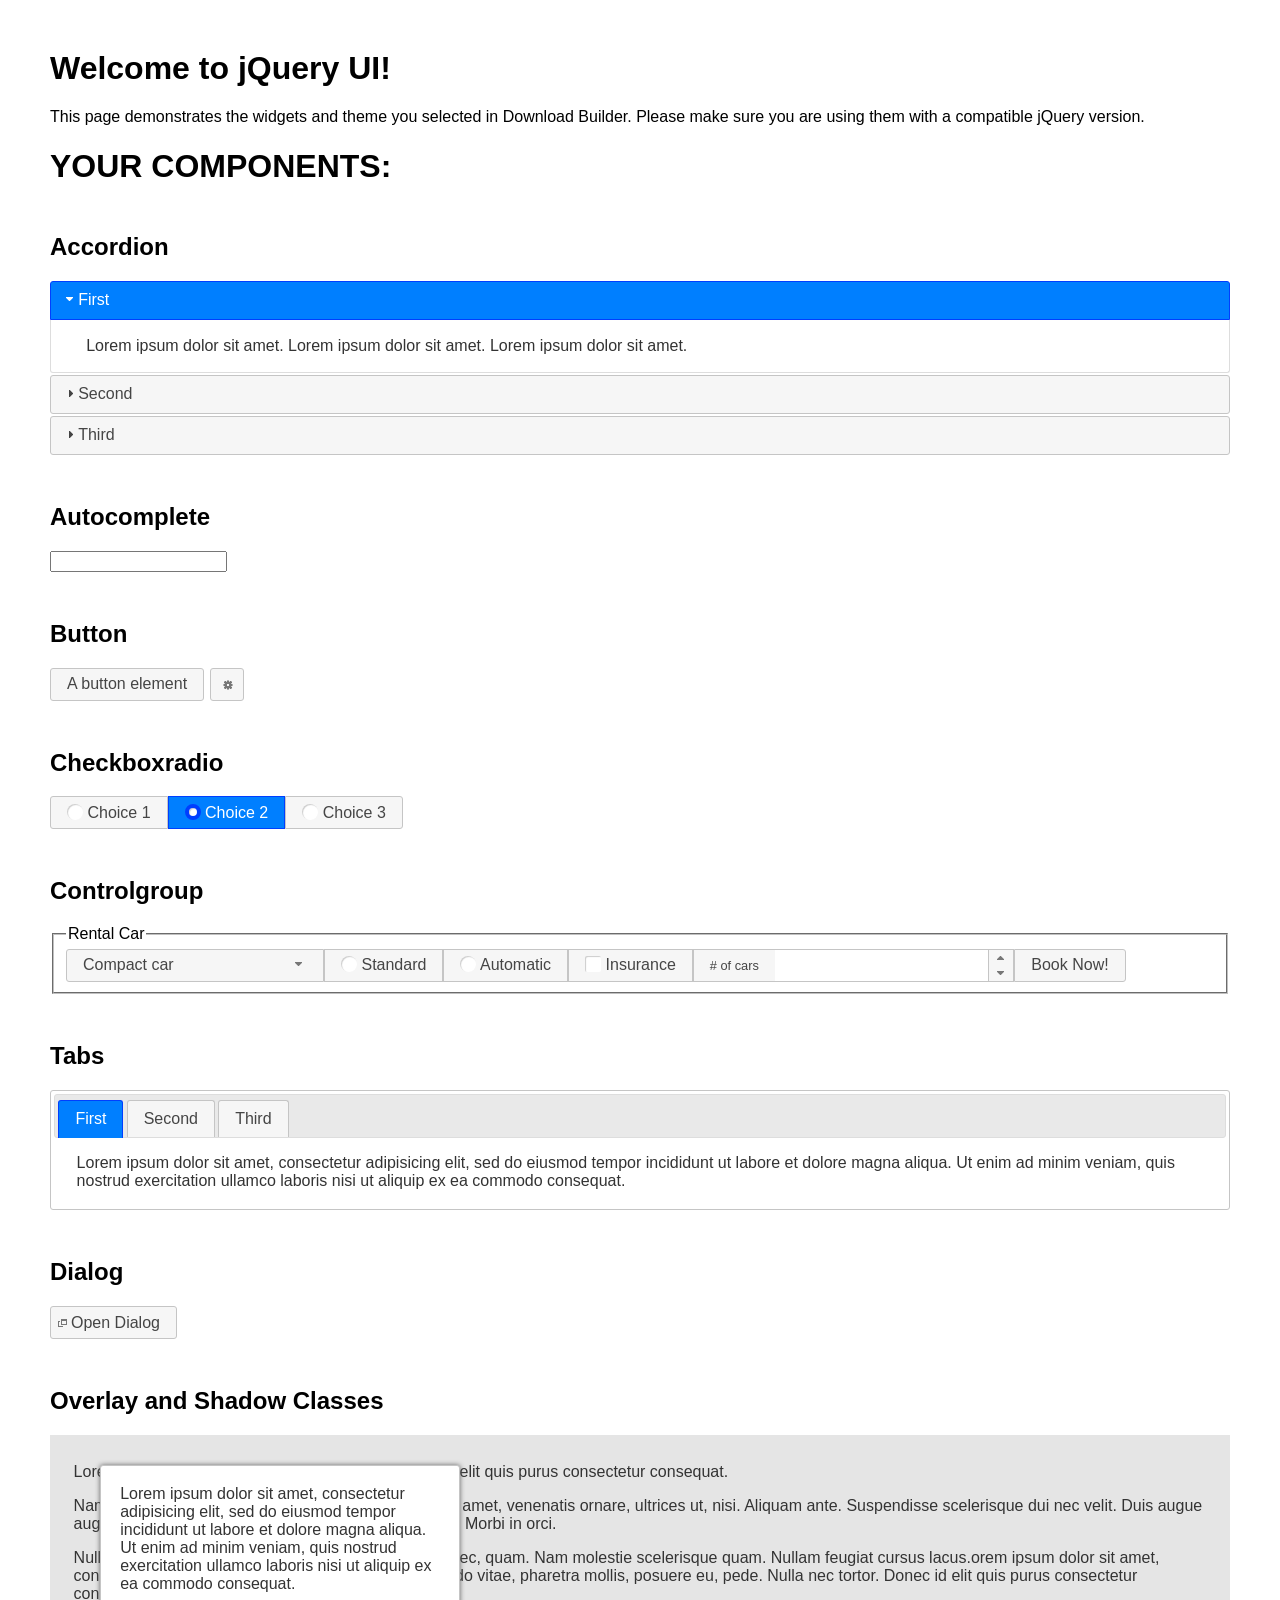
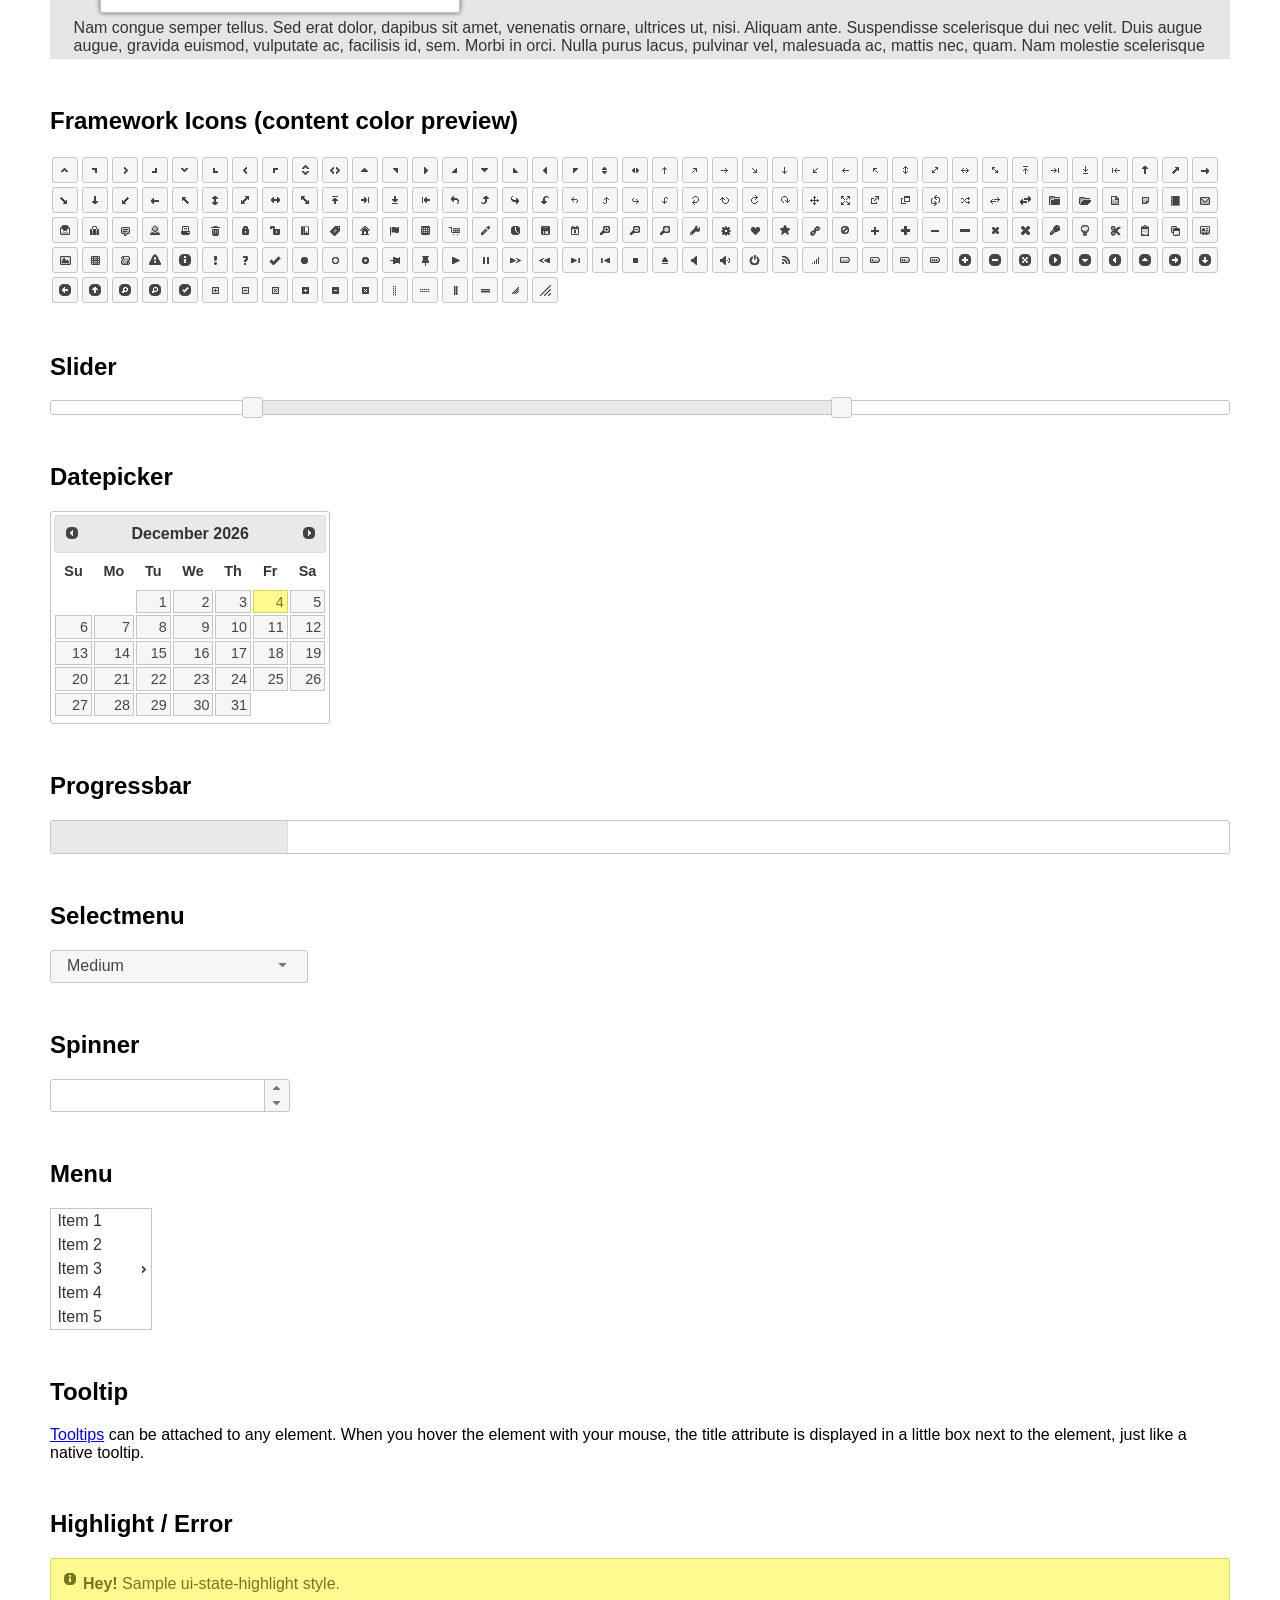
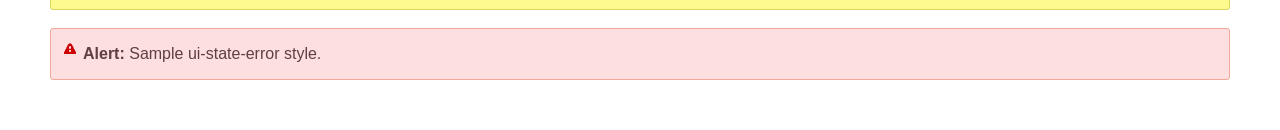
<file: BadDragon/Toolbox/public/jquery-ui/index.html>
<!doctype html>
<html lang="us">
<head>
	<meta charset="utf-8">
	<title>jQuery UI Example Page</title>
	<link href="jquery-ui.css" rel="stylesheet">
	<style>
	body{
		font-family: "Trebuchet MS", sans-serif;
		margin: 50px;
	}
	.demoHeaders {
		margin-top: 2em;
	}
	#dialog-link {
		padding: .4em 1em .4em 20px;
		text-decoration: none;
		position: relative;
	}
	#dialog-link span.ui-icon {
		margin: 0 5px 0 0;
		position: absolute;
		left: .2em;
		top: 50%;
		margin-top: -8px;
	}
	#icons {
		margin: 0;
		padding: 0;
	}
	#icons li {
		margin: 2px;
		position: relative;
		padding: 4px 0;
		cursor: pointer;
		float: left;
		list-style: none;
	}
	#icons span.ui-icon {
		float: left;
		margin: 0 4px;
	}
	.fakewindowcontain .ui-widget-overlay {
		position: absolute;
	}
	select {
		width: 200px;
	}
	</style>
</head>
<body>

<h1>Welcome to jQuery UI!</h1>

<div class="ui-widget">
	<p>This page demonstrates the widgets and theme you selected in Download Builder. Please make sure you are using them with a compatible jQuery version.</p>
</div>

<h1>YOUR COMPONENTS:</h1>

<!-- Accordion -->
<h2 class="demoHeaders">Accordion</h2>
<div id="accordion">
	<h3>First</h3>
	<div>Lorem ipsum dolor sit amet. Lorem ipsum dolor sit amet. Lorem ipsum dolor sit amet.</div>
	<h3>Second</h3>
	<div>Phasellus mattis tincidunt nibh.</div>
	<h3>Third</h3>
	<div>Nam dui erat, auctor a, dignissim quis.</div>
</div>

<!-- Autocomplete -->
<h2 class="demoHeaders">Autocomplete</h2>
<div>
	<input id="autocomplete" title="type &quot;a&quot;">
</div>

<!-- Button -->
<h2 class="demoHeaders">Button</h2>
<button id="button">A button element</button>
<button id="button-icon">An icon-only button</button>

<!-- Checkboxradio -->
<h2 class="demoHeaders">Checkboxradio</h2>
<form style="margin-top: 1em;">
	<div id="radioset">
		<input type="radio" id="radio1" name="radio"><label for="radio1">Choice 1</label>
		<input type="radio" id="radio2" name="radio" checked="checked"><label for="radio2">Choice 2</label>
		<input type="radio" id="radio3" name="radio"><label for="radio3">Choice 3</label>
	</div>
</form>

<!-- Controlgroup -->
<h2 class="demoHeaders">Controlgroup</h2>
<fieldset>
	<legend>Rental Car</legend>
	<div id="controlgroup">
		<select id="car-type">
			<option>Compact car</option>
			<option>Midsize car</option>
			<option>Full size car</option>
			<option>SUV</option>
			<option>Luxury</option>
			<option>Truck</option>
			<option>Van</option>
		</select>
		<label for="transmission-standard">Standard</label>
		<input type="radio" name="transmission" id="transmission-standard">
		<label for="transmission-automatic">Automatic</label>
		<input type="radio" name="transmission" id="transmission-automatic">
		<label for="insurance">Insurance</label>
		<input type="checkbox" name="insurance" id="insurance">
		<label for="horizontal-spinner" class="ui-controlgroup-label"># of cars</label>
		<input id="horizontal-spinner" class="ui-spinner-input">
		<button>Book Now!</button>
	</div>
</fieldset>

<!-- Tabs -->
<h2 class="demoHeaders">Tabs</h2>
<div id="tabs">
	<ul>
		<li><a href="#tabs-1">First</a></li>
		<li><a href="#tabs-2">Second</a></li>
		<li><a href="#tabs-3">Third</a></li>
	</ul>
	<div id="tabs-1">Lorem ipsum dolor sit amet, consectetur adipisicing elit, sed do eiusmod tempor incididunt ut labore et dolore magna aliqua. Ut enim ad minim veniam, quis nostrud exercitation ullamco laboris nisi ut aliquip ex ea commodo consequat.</div>
	<div id="tabs-2">Phasellus mattis tincidunt nibh. Cras orci urna, blandit id, pretium vel, aliquet ornare, felis. Maecenas scelerisque sem non nisl. Fusce sed lorem in enim dictum bibendum.</div>
	<div id="tabs-3">Nam dui erat, auctor a, dignissim quis, sollicitudin eu, felis. Pellentesque nisi urna, interdum eget, sagittis et, consequat vestibulum, lacus. Mauris porttitor ullamcorper augue.</div>
</div>

<h2 class="demoHeaders">Dialog</h2>
<p>
	<button id="dialog-link" class="ui-button ui-corner-all ui-widget">
		<span class="ui-icon ui-icon-newwin"></span>Open Dialog
	</button>
</p>

<h2 class="demoHeaders">Overlay and Shadow Classes</h2>
<div style="position: relative; width: 96%; height: 200px; padding:1% 2%; overflow:hidden;" class="fakewindowcontain">
	<p>Lorem ipsum dolor sit amet,  Nulla nec tortor. Donec id elit quis purus consectetur consequat. </p><p>Nam congue semper tellus. Sed erat dolor, dapibus sit amet, venenatis ornare, ultrices ut, nisi. Aliquam ante. Suspendisse scelerisque dui nec velit. Duis augue augue, gravida euismod, vulputate ac, facilisis id, sem. Morbi in orci. </p><p>Nulla purus lacus, pulvinar vel, malesuada ac, mattis nec, quam. Nam molestie scelerisque quam. Nullam feugiat cursus lacus.orem ipsum dolor sit amet, consectetur adipiscing elit. Donec libero risus, commodo vitae, pharetra mollis, posuere eu, pede. Nulla nec tortor. Donec id elit quis purus consectetur consequat. </p><p>Nam congue semper tellus. Sed erat dolor, dapibus sit amet, venenatis ornare, ultrices ut, nisi. Aliquam ante. Suspendisse scelerisque dui nec velit. Duis augue augue, gravida euismod, vulputate ac, facilisis id, sem. Morbi in orci. Nulla purus lacus, pulvinar vel, malesuada ac, mattis nec, quam. Nam molestie scelerisque quam. </p><p>Nullam feugiat cursus lacus.orem ipsum dolor sit amet, consectetur adipiscing elit. Donec libero risus, commodo vitae, pharetra mollis, posuere eu, pede. Nulla nec tortor. Donec id elit quis purus consectetur consequat. Nam congue semper tellus. Sed erat dolor, dapibus sit amet, venenatis ornare, ultrices ut, nisi. Aliquam ante. </p><p>Suspendisse scelerisque dui nec velit. Duis augue augue, gravida euismod, vulputate ac, facilisis id, sem. Morbi in orci. Nulla purus lacus, pulvinar vel, malesuada ac, mattis nec, quam. Nam molestie scelerisque quam. Nullam feugiat cursus lacus.orem ipsum dolor sit amet, consectetur adipiscing elit. Donec libero risus, commodo vitae, pharetra mollis, posuere eu, pede. Nulla nec tortor. Donec id elit quis purus consectetur consequat. Nam congue semper tellus. Sed erat dolor, dapibus sit amet, venenatis ornare, ultrices ut, nisi. </p>

	<!-- ui-dialog -->
	<div class="ui-widget-overlay ui-front"></div>
	<div style="position: absolute; width: 320px; left: 50px; top: 30px; padding: 1.2em" class="ui-widget ui-front ui-widget-content ui-corner-all ui-widget-shadow">
		Lorem ipsum dolor sit amet, consectetur adipisicing elit, sed do eiusmod tempor incididunt ut labore et dolore magna aliqua. Ut enim ad minim veniam, quis nostrud exercitation ullamco laboris nisi ut aliquip ex ea commodo consequat.
	</div>

</div>

<!-- ui-dialog -->
<div id="dialog" title="Dialog Title">
	<p>Lorem ipsum dolor sit amet, consectetur adipisicing elit, sed do eiusmod tempor incididunt ut labore et dolore magna aliqua. Ut enim ad minim veniam, quis nostrud exercitation ullamco laboris nisi ut aliquip ex ea commodo consequat.</p>
</div>


<h2 class="demoHeaders">Framework Icons (content color preview)</h2>
<ul id="icons" class="ui-widget ui-helper-clearfix">
	<li class="ui-state-default ui-corner-all" title=".ui-icon-caret-1-n"><span class="ui-icon ui-icon-caret-1-n"></span></li>
	<li class="ui-state-default ui-corner-all" title=".ui-icon-caret-1-ne"><span class="ui-icon ui-icon-caret-1-ne"></span></li>
	<li class="ui-state-default ui-corner-all" title=".ui-icon-caret-1-e"><span class="ui-icon ui-icon-caret-1-e"></span></li>
	<li class="ui-state-default ui-corner-all" title=".ui-icon-caret-1-se"><span class="ui-icon ui-icon-caret-1-se"></span></li>
	<li class="ui-state-default ui-corner-all" title=".ui-icon-caret-1-s"><span class="ui-icon ui-icon-caret-1-s"></span></li>
	<li class="ui-state-default ui-corner-all" title=".ui-icon-caret-1-sw"><span class="ui-icon ui-icon-caret-1-sw"></span></li>
	<li class="ui-state-default ui-corner-all" title=".ui-icon-caret-1-w"><span class="ui-icon ui-icon-caret-1-w"></span></li>
	<li class="ui-state-default ui-corner-all" title=".ui-icon-caret-1-nw"><span class="ui-icon ui-icon-caret-1-nw"></span></li>
	<li class="ui-state-default ui-corner-all" title=".ui-icon-caret-2-n-s"><span class="ui-icon ui-icon-caret-2-n-s"></span></li>
	<li class="ui-state-default ui-corner-all" title=".ui-icon-caret-2-e-w"><span class="ui-icon ui-icon-caret-2-e-w"></span></li>
	<li class="ui-state-default ui-corner-all" title=".ui-icon-triangle-1-n"><span class="ui-icon ui-icon-triangle-1-n"></span></li>
	<li class="ui-state-default ui-corner-all" title=".ui-icon-triangle-1-ne"><span class="ui-icon ui-icon-triangle-1-ne"></span></li>
	<li class="ui-state-default ui-corner-all" title=".ui-icon-triangle-1-e"><span class="ui-icon ui-icon-triangle-1-e"></span></li>
	<li class="ui-state-default ui-corner-all" title=".ui-icon-triangle-1-se"><span class="ui-icon ui-icon-triangle-1-se"></span></li>
	<li class="ui-state-default ui-corner-all" title=".ui-icon-triangle-1-s"><span class="ui-icon ui-icon-triangle-1-s"></span></li>
	<li class="ui-state-default ui-corner-all" title=".ui-icon-triangle-1-sw"><span class="ui-icon ui-icon-triangle-1-sw"></span></li>
	<li class="ui-state-default ui-corner-all" title=".ui-icon-triangle-1-w"><span class="ui-icon ui-icon-triangle-1-w"></span></li>
	<li class="ui-state-default ui-corner-all" title=".ui-icon-triangle-1-nw"><span class="ui-icon ui-icon-triangle-1-nw"></span></li>
	<li class="ui-state-default ui-corner-all" title=".ui-icon-triangle-2-n-s"><span class="ui-icon ui-icon-triangle-2-n-s"></span></li>
	<li class="ui-state-default ui-corner-all" title=".ui-icon-triangle-2-e-w"><span class="ui-icon ui-icon-triangle-2-e-w"></span></li>
	<li class="ui-state-default ui-corner-all" title=".ui-icon-arrow-1-n"><span class="ui-icon ui-icon-arrow-1-n"></span></li>
	<li class="ui-state-default ui-corner-all" title=".ui-icon-arrow-1-ne"><span class="ui-icon ui-icon-arrow-1-ne"></span></li>
	<li class="ui-state-default ui-corner-all" title=".ui-icon-arrow-1-e"><span class="ui-icon ui-icon-arrow-1-e"></span></li>
	<li class="ui-state-default ui-corner-all" title=".ui-icon-arrow-1-se"><span class="ui-icon ui-icon-arrow-1-se"></span></li>
	<li class="ui-state-default ui-corner-all" title=".ui-icon-arrow-1-s"><span class="ui-icon ui-icon-arrow-1-s"></span></li>
	<li class="ui-state-default ui-corner-all" title=".ui-icon-arrow-1-sw"><span class="ui-icon ui-icon-arrow-1-sw"></span></li>
	<li class="ui-state-default ui-corner-all" title=".ui-icon-arrow-1-w"><span class="ui-icon ui-icon-arrow-1-w"></span></li>
	<li class="ui-state-default ui-corner-all" title=".ui-icon-arrow-1-nw"><span class="ui-icon ui-icon-arrow-1-nw"></span></li>
	<li class="ui-state-default ui-corner-all" title=".ui-icon-arrow-2-n-s"><span class="ui-icon ui-icon-arrow-2-n-s"></span></li>
	<li class="ui-state-default ui-corner-all" title=".ui-icon-arrow-2-ne-sw"><span class="ui-icon ui-icon-arrow-2-ne-sw"></span></li>
	<li class="ui-state-default ui-corner-all" title=".ui-icon-arrow-2-e-w"><span class="ui-icon ui-icon-arrow-2-e-w"></span></li>
	<li class="ui-state-default ui-corner-all" title=".ui-icon-arrow-2-se-nw"><span class="ui-icon ui-icon-arrow-2-se-nw"></span></li>
	<li class="ui-state-default ui-corner-all" title=".ui-icon-arrowstop-1-n"><span class="ui-icon ui-icon-arrowstop-1-n"></span></li>
	<li class="ui-state-default ui-corner-all" title=".ui-icon-arrowstop-1-e"><span class="ui-icon ui-icon-arrowstop-1-e"></span></li>
	<li class="ui-state-default ui-corner-all" title=".ui-icon-arrowstop-1-s"><span class="ui-icon ui-icon-arrowstop-1-s"></span></li>
	<li class="ui-state-default ui-corner-all" title=".ui-icon-arrowstop-1-w"><span class="ui-icon ui-icon-arrowstop-1-w"></span></li>
	<li class="ui-state-default ui-corner-all" title=".ui-icon-arrowthick-1-n"><span class="ui-icon ui-icon-arrowthick-1-n"></span></li>
	<li class="ui-state-default ui-corner-all" title=".ui-icon-arrowthick-1-ne"><span class="ui-icon ui-icon-arrowthick-1-ne"></span></li>
	<li class="ui-state-default ui-corner-all" title=".ui-icon-arrowthick-1-e"><span class="ui-icon ui-icon-arrowthick-1-e"></span></li>
	<li class="ui-state-default ui-corner-all" title=".ui-icon-arrowthick-1-se"><span class="ui-icon ui-icon-arrowthick-1-se"></span></li>
	<li class="ui-state-default ui-corner-all" title=".ui-icon-arrowthick-1-s"><span class="ui-icon ui-icon-arrowthick-1-s"></span></li>
	<li class="ui-state-default ui-corner-all" title=".ui-icon-arrowthick-1-sw"><span class="ui-icon ui-icon-arrowthick-1-sw"></span></li>
	<li class="ui-state-default ui-corner-all" title=".ui-icon-arrowthick-1-w"><span class="ui-icon ui-icon-arrowthick-1-w"></span></li>
	<li class="ui-state-default ui-corner-all" title=".ui-icon-arrowthick-1-nw"><span class="ui-icon ui-icon-arrowthick-1-nw"></span></li>
	<li class="ui-state-default ui-corner-all" title=".ui-icon-arrowthick-2-n-s"><span class="ui-icon ui-icon-arrowthick-2-n-s"></span></li>
	<li class="ui-state-default ui-corner-all" title=".ui-icon-arrowthick-2-ne-sw"><span class="ui-icon ui-icon-arrowthick-2-ne-sw"></span></li>
	<li class="ui-state-default ui-corner-all" title=".ui-icon-arrowthick-2-e-w"><span class="ui-icon ui-icon-arrowthick-2-e-w"></span></li>
	<li class="ui-state-default ui-corner-all" title=".ui-icon-arrowthick-2-se-nw"><span class="ui-icon ui-icon-arrowthick-2-se-nw"></span></li>
	<li class="ui-state-default ui-corner-all" title=".ui-icon-arrowthickstop-1-n"><span class="ui-icon ui-icon-arrowthickstop-1-n"></span></li>
	<li class="ui-state-default ui-corner-all" title=".ui-icon-arrowthickstop-1-e"><span class="ui-icon ui-icon-arrowthickstop-1-e"></span></li>
	<li class="ui-state-default ui-corner-all" title=".ui-icon-arrowthickstop-1-s"><span class="ui-icon ui-icon-arrowthickstop-1-s"></span></li>
	<li class="ui-state-default ui-corner-all" title=".ui-icon-arrowthickstop-1-w"><span class="ui-icon ui-icon-arrowthickstop-1-w"></span></li>
	<li class="ui-state-default ui-corner-all" title=".ui-icon-arrowreturnthick-1-w"><span class="ui-icon ui-icon-arrowreturnthick-1-w"></span></li>
	<li class="ui-state-default ui-corner-all" title=".ui-icon-arrowreturnthick-1-n"><span class="ui-icon ui-icon-arrowreturnthick-1-n"></span></li>
	<li class="ui-state-default ui-corner-all" title=".ui-icon-arrowreturnthick-1-e"><span class="ui-icon ui-icon-arrowreturnthick-1-e"></span></li>
	<li class="ui-state-default ui-corner-all" title=".ui-icon-arrowreturnthick-1-s"><span class="ui-icon ui-icon-arrowreturnthick-1-s"></span></li>
	<li class="ui-state-default ui-corner-all" title=".ui-icon-arrowreturn-1-w"><span class="ui-icon ui-icon-arrowreturn-1-w"></span></li>
	<li class="ui-state-default ui-corner-all" title=".ui-icon-arrowreturn-1-n"><span class="ui-icon ui-icon-arrowreturn-1-n"></span></li>
	<li class="ui-state-default ui-corner-all" title=".ui-icon-arrowreturn-1-e"><span class="ui-icon ui-icon-arrowreturn-1-e"></span></li>
	<li class="ui-state-default ui-corner-all" title=".ui-icon-arrowreturn-1-s"><span class="ui-icon ui-icon-arrowreturn-1-s"></span></li>
	<li class="ui-state-default ui-corner-all" title=".ui-icon-arrowrefresh-1-w"><span class="ui-icon ui-icon-arrowrefresh-1-w"></span></li>
	<li class="ui-state-default ui-corner-all" title=".ui-icon-arrowrefresh-1-n"><span class="ui-icon ui-icon-arrowrefresh-1-n"></span></li>
	<li class="ui-state-default ui-corner-all" title=".ui-icon-arrowrefresh-1-e"><span class="ui-icon ui-icon-arrowrefresh-1-e"></span></li>
	<li class="ui-state-default ui-corner-all" title=".ui-icon-arrowrefresh-1-s"><span class="ui-icon ui-icon-arrowrefresh-1-s"></span></li>
	<li class="ui-state-default ui-corner-all" title=".ui-icon-arrow-4"><span class="ui-icon ui-icon-arrow-4"></span></li>
	<li class="ui-state-default ui-corner-all" title=".ui-icon-arrow-4-diag"><span class="ui-icon ui-icon-arrow-4-diag"></span></li>
	<li class="ui-state-default ui-corner-all" title=".ui-icon-extlink"><span class="ui-icon ui-icon-extlink"></span></li>
	<li class="ui-state-default ui-corner-all" title=".ui-icon-newwin"><span class="ui-icon ui-icon-newwin"></span></li>
	<li class="ui-state-default ui-corner-all" title=".ui-icon-refresh"><span class="ui-icon ui-icon-refresh"></span></li>
	<li class="ui-state-default ui-corner-all" title=".ui-icon-shuffle"><span class="ui-icon ui-icon-shuffle"></span></li>
	<li class="ui-state-default ui-corner-all" title=".ui-icon-transfer-e-w"><span class="ui-icon ui-icon-transfer-e-w"></span></li>
	<li class="ui-state-default ui-corner-all" title=".ui-icon-transferthick-e-w"><span class="ui-icon ui-icon-transferthick-e-w"></span></li>
	<li class="ui-state-default ui-corner-all" title=".ui-icon-folder-collapsed"><span class="ui-icon ui-icon-folder-collapsed"></span></li>
	<li class="ui-state-default ui-corner-all" title=".ui-icon-folder-open"><span class="ui-icon ui-icon-folder-open"></span></li>
	<li class="ui-state-default ui-corner-all" title=".ui-icon-document"><span class="ui-icon ui-icon-document"></span></li>
	<li class="ui-state-default ui-corner-all" title=".ui-icon-document-b"><span class="ui-icon ui-icon-document-b"></span></li>
	<li class="ui-state-default ui-corner-all" title=".ui-icon-note"><span class="ui-icon ui-icon-note"></span></li>
	<li class="ui-state-default ui-corner-all" title=".ui-icon-mail-closed"><span class="ui-icon ui-icon-mail-closed"></span></li>
	<li class="ui-state-default ui-corner-all" title=".ui-icon-mail-open"><span class="ui-icon ui-icon-mail-open"></span></li>
	<li class="ui-state-default ui-corner-all" title=".ui-icon-suitcase"><span class="ui-icon ui-icon-suitcase"></span></li>
	<li class="ui-state-default ui-corner-all" title=".ui-icon-comment"><span class="ui-icon ui-icon-comment"></span></li>
	<li class="ui-state-default ui-corner-all" title=".ui-icon-person"><span class="ui-icon ui-icon-person"></span></li>
	<li class="ui-state-default ui-corner-all" title=".ui-icon-print"><span class="ui-icon ui-icon-print"></span></li>
	<li class="ui-state-default ui-corner-all" title=".ui-icon-trash"><span class="ui-icon ui-icon-trash"></span></li>
	<li class="ui-state-default ui-corner-all" title=".ui-icon-locked"><span class="ui-icon ui-icon-locked"></span></li>
	<li class="ui-state-default ui-corner-all" title=".ui-icon-unlocked"><span class="ui-icon ui-icon-unlocked"></span></li>
	<li class="ui-state-default ui-corner-all" title=".ui-icon-bookmark"><span class="ui-icon ui-icon-bookmark"></span></li>
	<li class="ui-state-default ui-corner-all" title=".ui-icon-tag"><span class="ui-icon ui-icon-tag"></span></li>
	<li class="ui-state-default ui-corner-all" title=".ui-icon-home"><span class="ui-icon ui-icon-home"></span></li>
	<li class="ui-state-default ui-corner-all" title=".ui-icon-flag"><span class="ui-icon ui-icon-flag"></span></li>
	<li class="ui-state-default ui-corner-all" title=".ui-icon-calculator"><span class="ui-icon ui-icon-calculator"></span></li>
	<li class="ui-state-default ui-corner-all" title=".ui-icon-cart"><span class="ui-icon ui-icon-cart"></span></li>
	<li class="ui-state-default ui-corner-all" title=".ui-icon-pencil"><span class="ui-icon ui-icon-pencil"></span></li>
	<li class="ui-state-default ui-corner-all" title=".ui-icon-clock"><span class="ui-icon ui-icon-clock"></span></li>
	<li class="ui-state-default ui-corner-all" title=".ui-icon-disk"><span class="ui-icon ui-icon-disk"></span></li>
	<li class="ui-state-default ui-corner-all" title=".ui-icon-calendar"><span class="ui-icon ui-icon-calendar"></span></li>
	<li class="ui-state-default ui-corner-all" title=".ui-icon-zoomin"><span class="ui-icon ui-icon-zoomin"></span></li>
	<li class="ui-state-default ui-corner-all" title=".ui-icon-zoomout"><span class="ui-icon ui-icon-zoomout"></span></li>
	<li class="ui-state-default ui-corner-all" title=".ui-icon-search"><span class="ui-icon ui-icon-search"></span></li>
	<li class="ui-state-default ui-corner-all" title=".ui-icon-wrench"><span class="ui-icon ui-icon-wrench"></span></li>
	<li class="ui-state-default ui-corner-all" title=".ui-icon-gear"><span class="ui-icon ui-icon-gear"></span></li>
	<li class="ui-state-default ui-corner-all" title=".ui-icon-heart"><span class="ui-icon ui-icon-heart"></span></li>
	<li class="ui-state-default ui-corner-all" title=".ui-icon-star"><span class="ui-icon ui-icon-star"></span></li>
	<li class="ui-state-default ui-corner-all" title=".ui-icon-link"><span class="ui-icon ui-icon-link"></span></li>
	<li class="ui-state-default ui-corner-all" title=".ui-icon-cancel"><span class="ui-icon ui-icon-cancel"></span></li>
	<li class="ui-state-default ui-corner-all" title=".ui-icon-plus"><span class="ui-icon ui-icon-plus"></span></li>
	<li class="ui-state-default ui-corner-all" title=".ui-icon-plusthick"><span class="ui-icon ui-icon-plusthick"></span></li>
	<li class="ui-state-default ui-corner-all" title=".ui-icon-minus"><span class="ui-icon ui-icon-minus"></span></li>
	<li class="ui-state-default ui-corner-all" title=".ui-icon-minusthick"><span class="ui-icon ui-icon-minusthick"></span></li>
	<li class="ui-state-default ui-corner-all" title=".ui-icon-close"><span class="ui-icon ui-icon-close"></span></li>
	<li class="ui-state-default ui-corner-all" title=".ui-icon-closethick"><span class="ui-icon ui-icon-closethick"></span></li>
	<li class="ui-state-default ui-corner-all" title=".ui-icon-key"><span class="ui-icon ui-icon-key"></span></li>
	<li class="ui-state-default ui-corner-all" title=".ui-icon-lightbulb"><span class="ui-icon ui-icon-lightbulb"></span></li>
	<li class="ui-state-default ui-corner-all" title=".ui-icon-scissors"><span class="ui-icon ui-icon-scissors"></span></li>
	<li class="ui-state-default ui-corner-all" title=".ui-icon-clipboard"><span class="ui-icon ui-icon-clipboard"></span></li>
	<li class="ui-state-default ui-corner-all" title=".ui-icon-copy"><span class="ui-icon ui-icon-copy"></span></li>
	<li class="ui-state-default ui-corner-all" title=".ui-icon-contact"><span class="ui-icon ui-icon-contact"></span></li>
	<li class="ui-state-default ui-corner-all" title=".ui-icon-image"><span class="ui-icon ui-icon-image"></span></li>
	<li class="ui-state-default ui-corner-all" title=".ui-icon-video"><span class="ui-icon ui-icon-video"></span></li>
	<li class="ui-state-default ui-corner-all" title=".ui-icon-script"><span class="ui-icon ui-icon-script"></span></li>
	<li class="ui-state-default ui-corner-all" title=".ui-icon-alert"><span class="ui-icon ui-icon-alert"></span></li>
	<li class="ui-state-default ui-corner-all" title=".ui-icon-info"><span class="ui-icon ui-icon-info"></span></li>
	<li class="ui-state-default ui-corner-all" title=".ui-icon-notice"><span class="ui-icon ui-icon-notice"></span></li>
	<li class="ui-state-default ui-corner-all" title=".ui-icon-help"><span class="ui-icon ui-icon-help"></span></li>
	<li class="ui-state-default ui-corner-all" title=".ui-icon-check"><span class="ui-icon ui-icon-check"></span></li>
	<li class="ui-state-default ui-corner-all" title=".ui-icon-bullet"><span class="ui-icon ui-icon-bullet"></span></li>
	<li class="ui-state-default ui-corner-all" title=".ui-icon-radio-off"><span class="ui-icon ui-icon-radio-off"></span></li>
	<li class="ui-state-default ui-corner-all" title=".ui-icon-radio-on"><span class="ui-icon ui-icon-radio-on"></span></li>
	<li class="ui-state-default ui-corner-all" title=".ui-icon-pin-w"><span class="ui-icon ui-icon-pin-w"></span></li>
	<li class="ui-state-default ui-corner-all" title=".ui-icon-pin-s"><span class="ui-icon ui-icon-pin-s"></span></li>
	<li class="ui-state-default ui-corner-all" title=".ui-icon-play"><span class="ui-icon ui-icon-play"></span></li>
	<li class="ui-state-default ui-corner-all" title=".ui-icon-pause"><span class="ui-icon ui-icon-pause"></span></li>
	<li class="ui-state-default ui-corner-all" title=".ui-icon-seek-next"><span class="ui-icon ui-icon-seek-next"></span></li>
	<li class="ui-state-default ui-corner-all" title=".ui-icon-seek-prev"><span class="ui-icon ui-icon-seek-prev"></span></li>
	<li class="ui-state-default ui-corner-all" title=".ui-icon-seek-end"><span class="ui-icon ui-icon-seek-end"></span></li>
	<li class="ui-state-default ui-corner-all" title=".ui-icon-seek-first"><span class="ui-icon ui-icon-seek-first"></span></li>
	<li class="ui-state-default ui-corner-all" title=".ui-icon-stop"><span class="ui-icon ui-icon-stop"></span></li>
	<li class="ui-state-default ui-corner-all" title=".ui-icon-eject"><span class="ui-icon ui-icon-eject"></span></li>
	<li class="ui-state-default ui-corner-all" title=".ui-icon-volume-off"><span class="ui-icon ui-icon-volume-off"></span></li>
	<li class="ui-state-default ui-corner-all" title=".ui-icon-volume-on"><span class="ui-icon ui-icon-volume-on"></span></li>
	<li class="ui-state-default ui-corner-all" title=".ui-icon-power"><span class="ui-icon ui-icon-power"></span></li>
	<li class="ui-state-default ui-corner-all" title=".ui-icon-signal-diag"><span class="ui-icon ui-icon-signal-diag"></span></li>
	<li class="ui-state-default ui-corner-all" title=".ui-icon-signal"><span class="ui-icon ui-icon-signal"></span></li>
	<li class="ui-state-default ui-corner-all" title=".ui-icon-battery-0"><span class="ui-icon ui-icon-battery-0"></span></li>
	<li class="ui-state-default ui-corner-all" title=".ui-icon-battery-1"><span class="ui-icon ui-icon-battery-1"></span></li>
	<li class="ui-state-default ui-corner-all" title=".ui-icon-battery-2"><span class="ui-icon ui-icon-battery-2"></span></li>
	<li class="ui-state-default ui-corner-all" title=".ui-icon-battery-3"><span class="ui-icon ui-icon-battery-3"></span></li>
	<li class="ui-state-default ui-corner-all" title=".ui-icon-circle-plus"><span class="ui-icon ui-icon-circle-plus"></span></li>
	<li class="ui-state-default ui-corner-all" title=".ui-icon-circle-minus"><span class="ui-icon ui-icon-circle-minus"></span></li>
	<li class="ui-state-default ui-corner-all" title=".ui-icon-circle-close"><span class="ui-icon ui-icon-circle-close"></span></li>
	<li class="ui-state-default ui-corner-all" title=".ui-icon-circle-triangle-e"><span class="ui-icon ui-icon-circle-triangle-e"></span></li>
	<li class="ui-state-default ui-corner-all" title=".ui-icon-circle-triangle-s"><span class="ui-icon ui-icon-circle-triangle-s"></span></li>
	<li class="ui-state-default ui-corner-all" title=".ui-icon-circle-triangle-w"><span class="ui-icon ui-icon-circle-triangle-w"></span></li>
	<li class="ui-state-default ui-corner-all" title=".ui-icon-circle-triangle-n"><span class="ui-icon ui-icon-circle-triangle-n"></span></li>
	<li class="ui-state-default ui-corner-all" title=".ui-icon-circle-arrow-e"><span class="ui-icon ui-icon-circle-arrow-e"></span></li>
	<li class="ui-state-default ui-corner-all" title=".ui-icon-circle-arrow-s"><span class="ui-icon ui-icon-circle-arrow-s"></span></li>
	<li class="ui-state-default ui-corner-all" title=".ui-icon-circle-arrow-w"><span class="ui-icon ui-icon-circle-arrow-w"></span></li>
	<li class="ui-state-default ui-corner-all" title=".ui-icon-circle-arrow-n"><span class="ui-icon ui-icon-circle-arrow-n"></span></li>
	<li class="ui-state-default ui-corner-all" title=".ui-icon-circle-zoomin"><span class="ui-icon ui-icon-circle-zoomin"></span></li>
	<li class="ui-state-default ui-corner-all" title=".ui-icon-circle-zoomout"><span class="ui-icon ui-icon-circle-zoomout"></span></li>
	<li class="ui-state-default ui-corner-all" title=".ui-icon-circle-check"><span class="ui-icon ui-icon-circle-check"></span></li>
	<li class="ui-state-default ui-corner-all" title=".ui-icon-circlesmall-plus"><span class="ui-icon ui-icon-circlesmall-plus"></span></li>
	<li class="ui-state-default ui-corner-all" title=".ui-icon-circlesmall-minus"><span class="ui-icon ui-icon-circlesmall-minus"></span></li>
	<li class="ui-state-default ui-corner-all" title=".ui-icon-circlesmall-close"><span class="ui-icon ui-icon-circlesmall-close"></span></li>
	<li class="ui-state-default ui-corner-all" title=".ui-icon-squaresmall-plus"><span class="ui-icon ui-icon-squaresmall-plus"></span></li>
	<li class="ui-state-default ui-corner-all" title=".ui-icon-squaresmall-minus"><span class="ui-icon ui-icon-squaresmall-minus"></span></li>
	<li class="ui-state-default ui-corner-all" title=".ui-icon-squaresmall-close"><span class="ui-icon ui-icon-squaresmall-close"></span></li>
	<li class="ui-state-default ui-corner-all" title=".ui-icon-grip-dotted-vertical"><span class="ui-icon ui-icon-grip-dotted-vertical"></span></li>
	<li class="ui-state-default ui-corner-all" title=".ui-icon-grip-dotted-horizontal"><span class="ui-icon ui-icon-grip-dotted-horizontal"></span></li>
	<li class="ui-state-default ui-corner-all" title=".ui-icon-grip-solid-vertical"><span class="ui-icon ui-icon-grip-solid-vertical"></span></li>
	<li class="ui-state-default ui-corner-all" title=".ui-icon-grip-solid-horizontal"><span class="ui-icon ui-icon-grip-solid-horizontal"></span></li>
	<li class="ui-state-default ui-corner-all" title=".ui-icon-gripsmall-diagonal-se"><span class="ui-icon ui-icon-gripsmall-diagonal-se"></span></li>
	<li class="ui-state-default ui-corner-all" title=".ui-icon-grip-diagonal-se"><span class="ui-icon ui-icon-grip-diagonal-se"></span></li>
</ul>

<!-- Slider -->
<h2 class="demoHeaders">Slider</h2>
<div id="slider"></div>

<!-- Datepicker -->
<h2 class="demoHeaders">Datepicker</h2>
<div id="datepicker"></div>

<!-- Progressbar -->
<h2 class="demoHeaders">Progressbar</h2>
<div id="progressbar"></div>

<!-- Progressbar -->
<h2 class="demoHeaders">Selectmenu</h2>
<select id="selectmenu">
	<option>Slower</option>
	<option>Slow</option>
	<option selected="selected">Medium</option>
	<option>Fast</option>
	<option>Faster</option>
</select>

<!-- Spinner -->
<h2 class="demoHeaders">Spinner</h2>
<input id="spinner">

<!-- Menu -->
<h2 class="demoHeaders">Menu</h2>
<ul style="width:100px;" id="menu">
	<li><div>Item 1</div></li>
	<li><div>Item 2</div></li>
	<li><div>Item 3</div>
		<ul>
			<li><div>Item 3-1</div></li>
			<li><div>Item 3-2</div></li>
			<li><div>Item 3-3</div></li>
			<li><div>Item 3-4</div></li>
			<li><div>Item 3-5</div></li>
		</ul>
	</li>
	<li><div>Item 4</div></li>
	<li><div>Item 5</div></li>
</ul>

<!-- Tooltip -->
<h2 class="demoHeaders">Tooltip</h2>
<p id="tooltip">
	<a href="#" title="That&apos;s what this widget is">Tooltips</a> can be attached to any element. When you hover
the element with your mouse, the title attribute is displayed in a little box next to the element, just like a native tooltip.
</p>

<!-- Highlight / Error -->
<h2 class="demoHeaders">Highlight / Error</h2>
<div class="ui-widget">
	<div class="ui-state-highlight ui-corner-all" style="margin-top: 20px; padding: 0 .7em;">
		<p><span class="ui-icon ui-icon-info" style="float: left; margin-right: .3em;"></span>
		<strong>Hey!</strong> Sample ui-state-highlight style.</p>
	</div>
</div>
<br>
<div class="ui-widget">
	<div class="ui-state-error ui-corner-all" style="padding: 0 .7em;">
		<p><span class="ui-icon ui-icon-alert" style="float: left; margin-right: .3em;"></span>
		<strong>Alert:</strong> Sample ui-state-error style.</p>
	</div>
</div>

<script src="external/jquery/jquery.js"></script>
<script src="jquery-ui.js"></script>
<script>
$( "#accordion" ).accordion();

var availableTags = [
	"ActionScript",
	"AppleScript",
	"Asp",
	"BASIC",
	"C",
	"C++",
	"Clojure",
	"COBOL",
	"ColdFusion",
	"Erlang",
	"Fortran",
	"Groovy",
	"Haskell",
	"Java",
	"JavaScript",
	"Lisp",
	"Perl",
	"PHP",
	"Python",
	"Ruby",
	"Scala",
	"Scheme"
];
$( "#autocomplete" ).autocomplete({
	source: availableTags
});

$( "#button" ).button();
$( "#button-icon" ).button({
	icon: "ui-icon-gear",
	showLabel: false
});

$( "#radioset" ).controlgroup();

$( "#controlgroup" ).controlgroup();

$( "#tabs" ).tabs();

$( "#dialog" ).dialog({
	autoOpen: false,
	width: 400,
	buttons: [
		{
			text: "Ok",
			click: function() {
				$( this ).dialog( "close" );
			}
		},
		{
			text: "Cancel",
			click: function() {
				$( this ).dialog( "close" );
			}
		}
	]
});

// Link to open the dialog
$( "#dialog-link" ).click(function( event ) {
	$( "#dialog" ).dialog( "open" );
	event.preventDefault();
});

$( "#datepicker" ).datepicker({
	inline: true
});

$( "#slider" ).slider({
	range: true,
	values: [ 17, 67 ]
});

$( "#progressbar" ).progressbar({
	value: 20
});

$( "#spinner" ).spinner();

$( "#menu" ).menu();

$( "#tooltip" ).tooltip();

$( "#selectmenu" ).selectmenu();

// Hover states on the static widgets
$( "#dialog-link, #icons li" ).hover(
	function() {
		$( this ).addClass( "ui-state-hover" );
	},
	function() {
		$( this ).removeClass( "ui-state-hover" );
	}
);
</script>
</body>
</html>
</file>
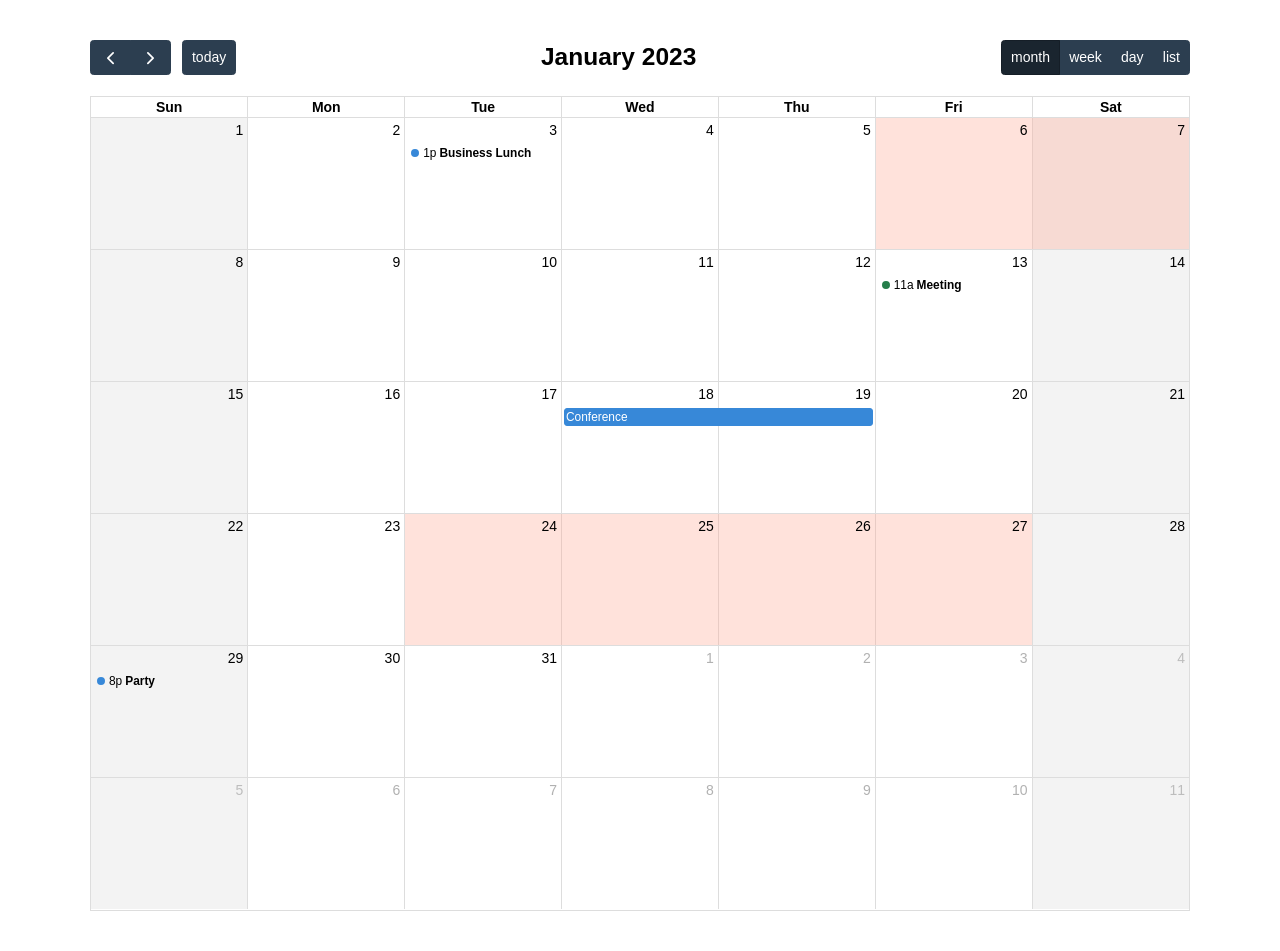
<file: BadDragon/Toolbox/public/fullcalendar/examples/background-events.html>
<!DOCTYPE html>
<html>
<head>
<meta charset='utf-8' />
<script src='../dist/index.global.js'></script>
<script>

  document.addEventListener('DOMContentLoaded', function() {
    var calendarEl = document.getElementById('calendar');

    var calendar = new FullCalendar.Calendar(calendarEl, {
      headerToolbar: {
        left: 'prev,next today',
        center: 'title',
        right: 'dayGridMonth,timeGridWeek,timeGridDay,listMonth'
      },
      initialDate: '2023-01-12',
      navLinks: true, // can click day/week names to navigate views
      businessHours: true, // display business hours
      editable: true,
      selectable: true,
      events: [
        {
          title: 'Business Lunch',
          start: '2023-01-03T13:00:00',
          constraint: 'businessHours'
        },
        {
          title: 'Meeting',
          start: '2023-01-13T11:00:00',
          constraint: 'availableForMeeting', // defined below
          color: '#257e4a'
        },
        {
          title: 'Conference',
          start: '2023-01-18',
          end: '2023-01-20'
        },
        {
          title: 'Party',
          start: '2023-01-29T20:00:00'
        },

        // areas where "Meeting" must be dropped
        {
          groupId: 'availableForMeeting',
          start: '2023-01-11T10:00:00',
          end: '2023-01-11T16:00:00',
          display: 'background'
        },
        {
          groupId: 'availableForMeeting',
          start: '2023-01-13T10:00:00',
          end: '2023-01-13T16:00:00',
          display: 'background'
        },

        // red areas where no events can be dropped
        {
          start: '2023-01-24',
          end: '2023-01-28',
          overlap: false,
          display: 'background',
          color: '#ff9f89'
        },
        {
          start: '2023-01-06',
          end: '2023-01-08',
          overlap: false,
          display: 'background',
          color: '#ff9f89'
        }
      ]
    });

    calendar.render();
  });

</script>
<style>

  body {
    margin: 40px 10px;
    padding: 0;
    font-family: Arial, Helvetica Neue, Helvetica, sans-serif;
    font-size: 14px;
  }

  #calendar {
    max-width: 1100px;
    margin: 0 auto;
  }

</style>
</head>
<body>

  <div id='calendar'></div>

</body>
</html>
</file>
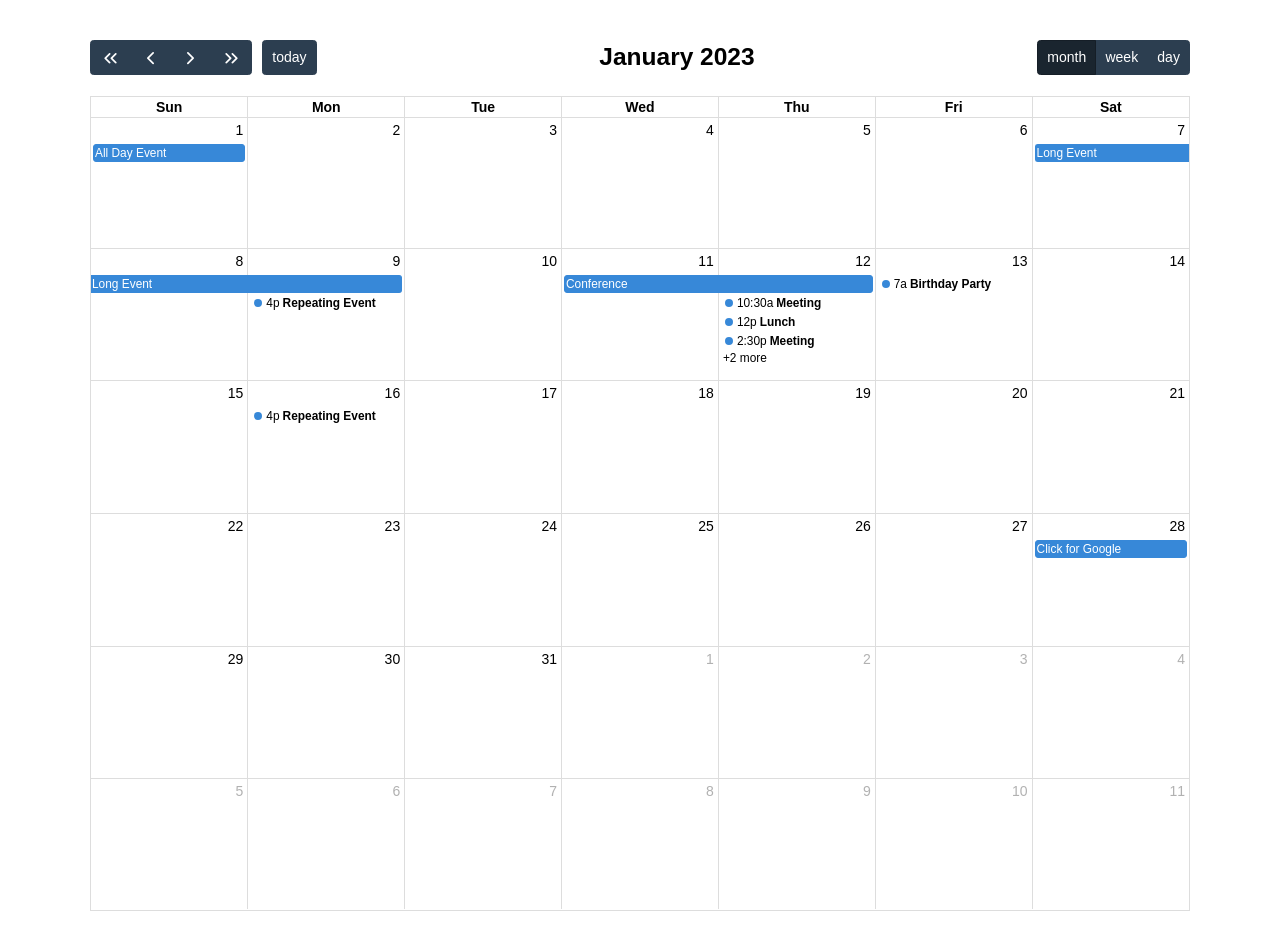
<file: BadDragon/Toolbox/public/fullcalendar/examples/daygrid-views.html>
<!DOCTYPE html>
<html>
<head>
<meta charset='utf-8' />
<script src='../dist/index.global.js'></script>
<script>

  document.addEventListener('DOMContentLoaded', function() {
    var calendarEl = document.getElementById('calendar');

    var calendar = new FullCalendar.Calendar(calendarEl, {
      headerToolbar: {
        left: 'prevYear,prev,next,nextYear today',
        center: 'title',
        right: 'dayGridMonth,dayGridWeek,dayGridDay'
      },
      initialDate: '2023-01-12',
      navLinks: true, // can click day/week names to navigate views
      editable: true,
      dayMaxEvents: true, // allow "more" link when too many events
      events: [
        {
          title: 'All Day Event',
          start: '2023-01-01'
        },
        {
          title: 'Long Event',
          start: '2023-01-07',
          end: '2023-01-10'
        },
        {
          groupId: 999,
          title: 'Repeating Event',
          start: '2023-01-09T16:00:00'
        },
        {
          groupId: 999,
          title: 'Repeating Event',
          start: '2023-01-16T16:00:00'
        },
        {
          title: 'Conference',
          start: '2023-01-11',
          end: '2023-01-13'
        },
        {
          title: 'Meeting',
          start: '2023-01-12T10:30:00',
          end: '2023-01-12T12:30:00'
        },
        {
          title: 'Lunch',
          start: '2023-01-12T12:00:00'
        },
        {
          title: 'Meeting',
          start: '2023-01-12T14:30:00'
        },
        {
          title: 'Happy Hour',
          start: '2023-01-12T17:30:00'
        },
        {
          title: 'Dinner',
          start: '2023-01-12T20:00:00'
        },
        {
          title: 'Birthday Party',
          start: '2023-01-13T07:00:00'
        },
        {
          title: 'Click for Google',
          url: 'http://google.com/',
          start: '2023-01-28'
        }
      ]
    });

    calendar.render();
  });

</script>
<style>

  body {
    margin: 40px 10px;
    padding: 0;
    font-family: Arial, Helvetica Neue, Helvetica, sans-serif;
    font-size: 14px;
  }

  #calendar {
    max-width: 1100px;
    margin: 0 auto;
  }

</style>
</head>
<body>

  <div id='calendar'></div>

</body>
</html>
</file>
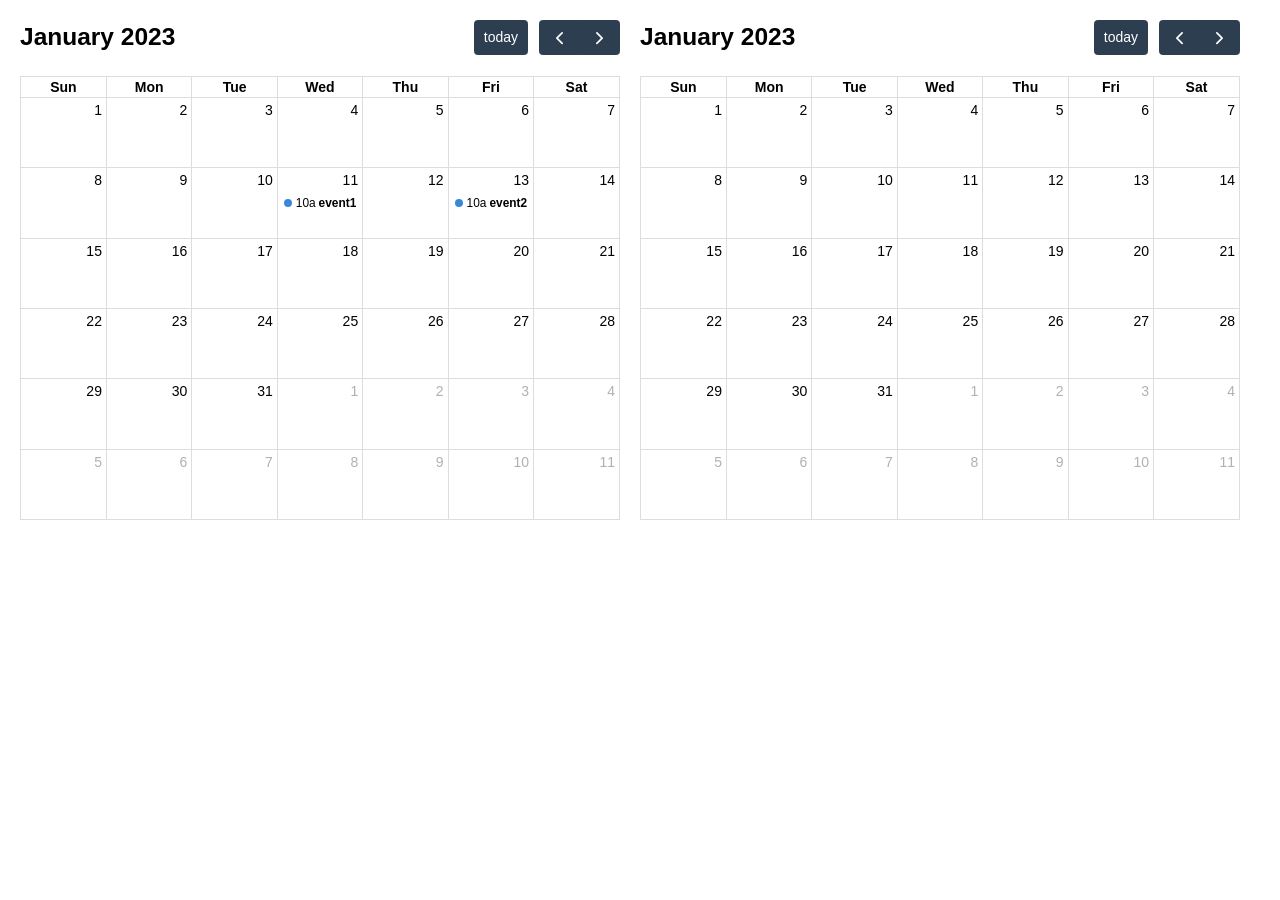
<file: BadDragon/Toolbox/public/fullcalendar/examples/external-dragging-2cals.html>
<!DOCTYPE html>
<html>
<head>
<meta charset='utf-8' />
<script src='../dist/index.global.js'></script>
<script>

  document.addEventListener('DOMContentLoaded', function() {
    var srcCalendarEl = document.getElementById('source-calendar');
    var destCalendarEl = document.getElementById('destination-calendar');

    var srcCalendar = new FullCalendar.Calendar(srcCalendarEl, {
      editable: true,
      initialDate: '2023-01-12',
      events: [
        {
          title: 'event1',
          start: '2023-01-11T10:00:00',
          end: '2023-01-11T16:00:00'
        },
        {
          title: 'event2',
          start: '2023-01-13T10:00:00',
          end: '2023-01-13T16:00:00'
        }
      ],
      eventLeave: function(info) {
        console.log('event left!', info.event);
      }
    });

    var destCalendar = new FullCalendar.Calendar(destCalendarEl, {
      initialDate: '2023-01-12',
      editable: true,
      droppable: true, // will let it receive events!
      eventReceive: function(info) {
        console.log('event received!', info.event);
      }
    });

    srcCalendar.render();
    destCalendar.render();
  });

</script>
<style>

  body {
    margin: 20px 0 0 20px;
    font-size: 14px;
    font-family: Arial, Helvetica Neue, Helvetica, sans-serif;
  }

  #source-calendar,
  #destination-calendar {
    float: left;
    width: 600px;
    margin: 0 20px 20px 0;
  }

</style>
</head>
<body>

  <div id='source-calendar'></div>
  <div id='destination-calendar'></div>

</body>
</html>
</file>
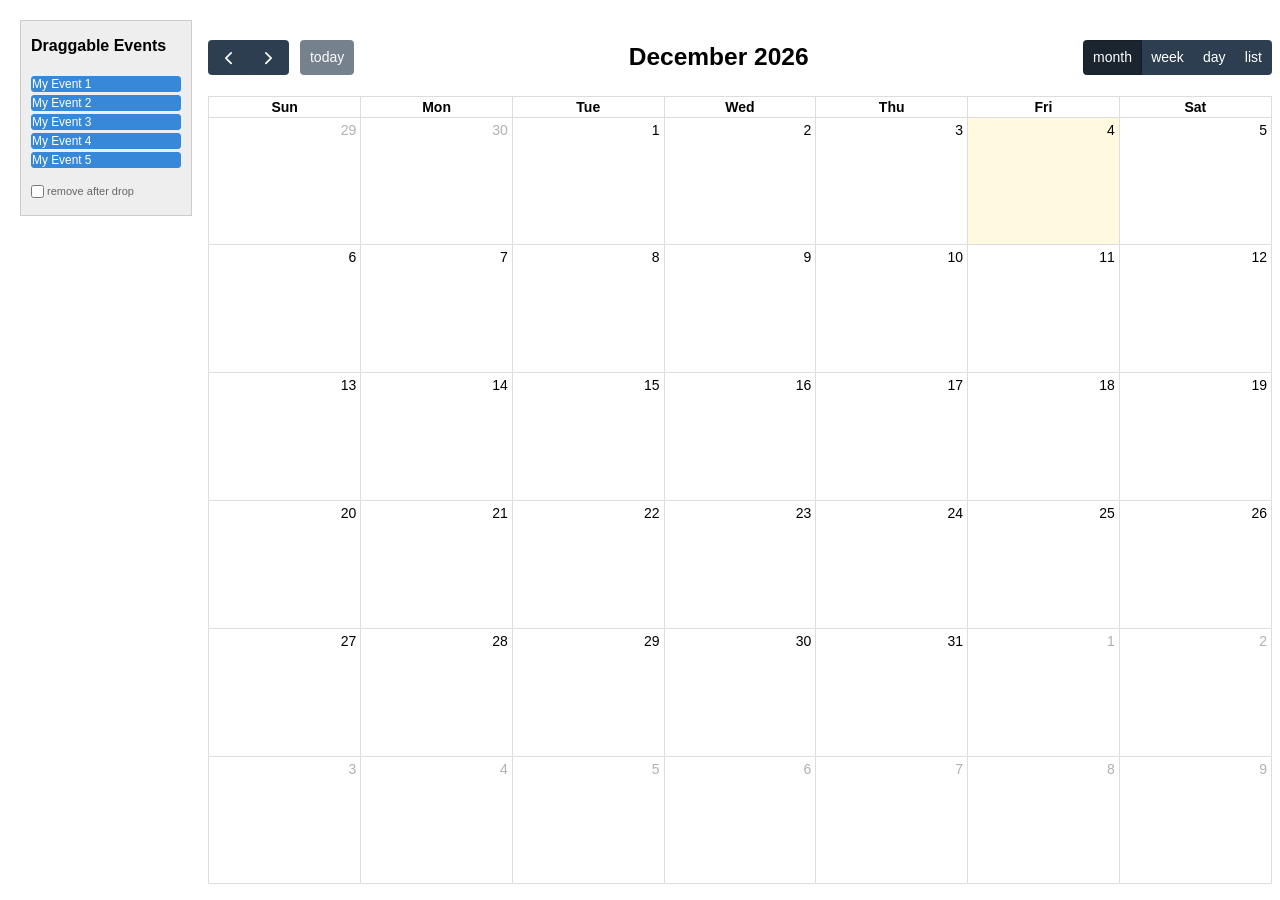
<file: BadDragon/Toolbox/public/fullcalendar/examples/external-dragging-builtin.html>
<!DOCTYPE html>
<html>
<head>
<meta charset='utf-8' />
<script src='../dist/index.global.js'></script>
<script>

  document.addEventListener('DOMContentLoaded', function() {

    /* initialize the external events
    -----------------------------------------------------------------*/

    var containerEl = document.getElementById('external-events-list');
    new FullCalendar.Draggable(containerEl, {
      itemSelector: '.fc-event',
      eventData: function(eventEl) {
        return {
          title: eventEl.innerText.trim()
        }
      }
    });

    //// the individual way to do it
    // var containerEl = document.getElementById('external-events-list');
    // var eventEls = Array.prototype.slice.call(
    //   containerEl.querySelectorAll('.fc-event')
    // );
    // eventEls.forEach(function(eventEl) {
    //   new FullCalendar.Draggable(eventEl, {
    //     eventData: {
    //       title: eventEl.innerText.trim(),
    //     }
    //   });
    // });

    /* initialize the calendar
    -----------------------------------------------------------------*/

    var calendarEl = document.getElementById('calendar');
    var calendar = new FullCalendar.Calendar(calendarEl, {
      headerToolbar: {
        left: 'prev,next today',
        center: 'title',
        right: 'dayGridMonth,timeGridWeek,timeGridDay,listWeek'
      },
      editable: true,
      droppable: true, // this allows things to be dropped onto the calendar
      drop: function(arg) {
        // is the "remove after drop" checkbox checked?
        if (document.getElementById('drop-remove').checked) {
          // if so, remove the element from the "Draggable Events" list
          arg.draggedEl.parentNode.removeChild(arg.draggedEl);
        }
      }
    });
    calendar.render();

  });

</script>
<style>

  body {
    margin-top: 40px;
    font-size: 14px;
    font-family: Arial, Helvetica Neue, Helvetica, sans-serif;
  }

  #external-events {
    position: fixed;
    left: 20px;
    top: 20px;
    width: 150px;
    padding: 0 10px;
    border: 1px solid #ccc;
    background: #eee;
    text-align: left;
  }

  #external-events h4 {
    font-size: 16px;
    margin-top: 0;
    padding-top: 1em;
  }

  #external-events .fc-event {
    margin: 3px 0;
    cursor: move;
  }

  #external-events p {
    margin: 1.5em 0;
    font-size: 11px;
    color: #666;
  }

  #external-events p input {
    margin: 0;
    vertical-align: middle;
  }

  #calendar-wrap {
    margin-left: 200px;
  }

  #calendar {
    max-width: 1100px;
    margin: 0 auto;
  }

</style>
</head>
<body>
  <div id='wrap'>

    <div id='external-events'>
      <h4>Draggable Events</h4>

      <div id='external-events-list'>
        <div class='fc-event fc-h-event fc-daygrid-event fc-daygrid-block-event'>
          <div class='fc-event-main'>My Event 1</div>
        </div>
        <div class='fc-event fc-h-event fc-daygrid-event fc-daygrid-block-event'>
          <div class='fc-event-main'>My Event 2</div>
        </div>
        <div class='fc-event fc-h-event fc-daygrid-event fc-daygrid-block-event'>
          <div class='fc-event-main'>My Event 3</div>
        </div>
        <div class='fc-event fc-h-event fc-daygrid-event fc-daygrid-block-event'>
          <div class='fc-event-main'>My Event 4</div>
        </div>
        <div class='fc-event fc-h-event fc-daygrid-event fc-daygrid-block-event'>
          <div class='fc-event-main'>My Event 5</div>
        </div>
      </div>

      <p>
        <input type='checkbox' id='drop-remove' />
        <label for='drop-remove'>remove after drop</label>
      </p>
    </div>

    <div id='calendar-wrap'>
      <div id='calendar'></div>
    </div>

  </div>
</body>
</html>
</file>
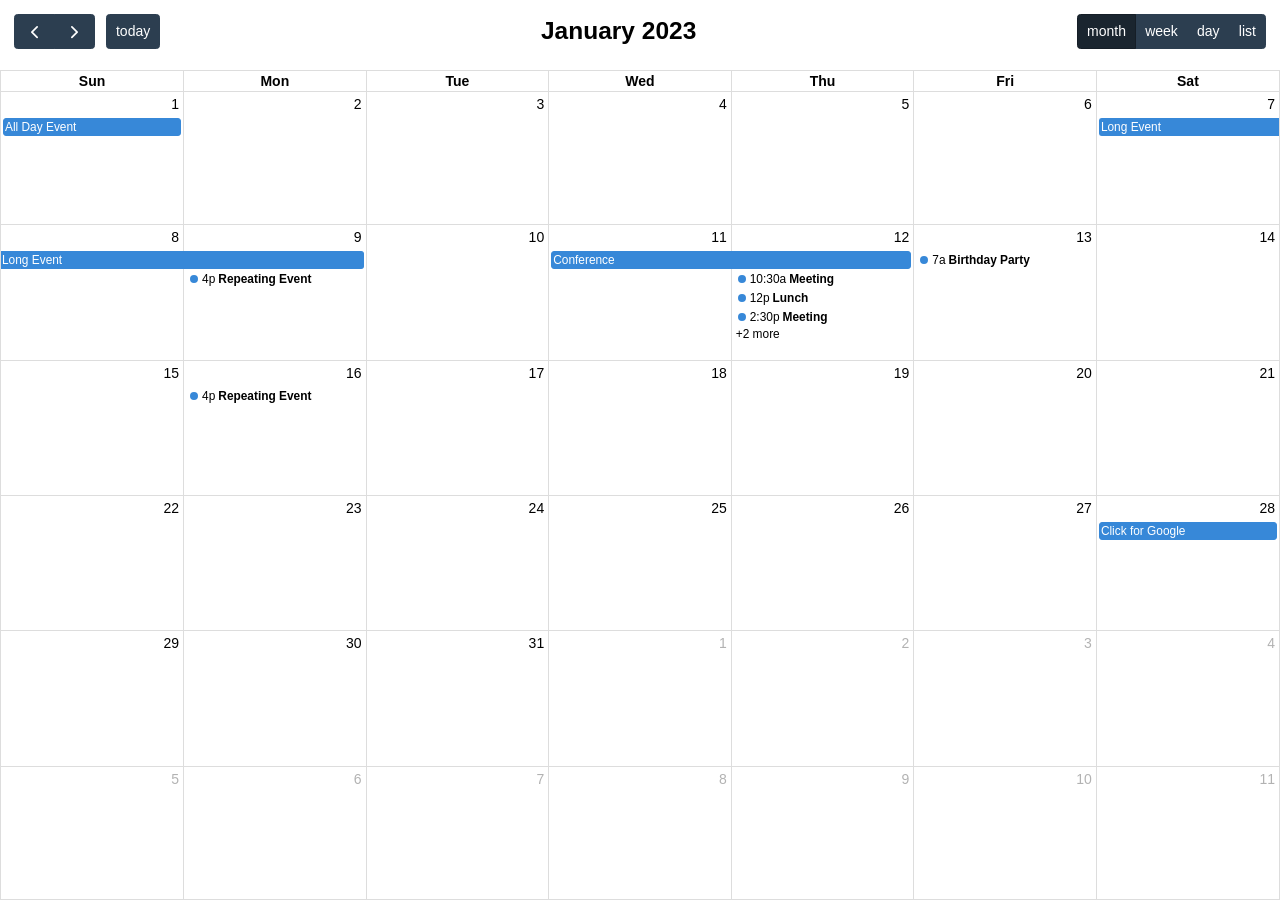
<file: BadDragon/Toolbox/public/fullcalendar/examples/full-height.html>
<!DOCTYPE html>
<html>
<head>
<meta charset='utf-8' />
<script src='../dist/index.global.js'></script>
<script>

  document.addEventListener('DOMContentLoaded', function() {
    var calendarEl = document.getElementById('calendar');

    var calendar = new FullCalendar.Calendar(calendarEl, {
      height: '100%',
      expandRows: true,
      slotMinTime: '08:00',
      slotMaxTime: '20:00',
      headerToolbar: {
        left: 'prev,next today',
        center: 'title',
        right: 'dayGridMonth,timeGridWeek,timeGridDay,listWeek'
      },
      initialView: 'dayGridMonth',
      initialDate: '2023-01-12',
      navLinks: true, // can click day/week names to navigate views
      editable: true,
      selectable: true,
      nowIndicator: true,
      dayMaxEvents: true, // allow "more" link when too many events
      events: [
        {
          title: 'All Day Event',
          start: '2023-01-01',
        },
        {
          title: 'Long Event',
          start: '2023-01-07',
          end: '2023-01-10'
        },
        {
          groupId: 999,
          title: 'Repeating Event',
          start: '2023-01-09T16:00:00'
        },
        {
          groupId: 999,
          title: 'Repeating Event',
          start: '2023-01-16T16:00:00'
        },
        {
          title: 'Conference',
          start: '2023-01-11',
          end: '2023-01-13'
        },
        {
          title: 'Meeting',
          start: '2023-01-12T10:30:00',
          end: '2023-01-12T12:30:00'
        },
        {
          title: 'Lunch',
          start: '2023-01-12T12:00:00'
        },
        {
          title: 'Meeting',
          start: '2023-01-12T14:30:00'
        },
        {
          title: 'Happy Hour',
          start: '2023-01-12T17:30:00'
        },
        {
          title: 'Dinner',
          start: '2023-01-12T20:00:00'
        },
        {
          title: 'Birthday Party',
          start: '2023-01-13T07:00:00'
        },
        {
          title: 'Click for Google',
          url: 'http://google.com/',
          start: '2023-01-28'
        }
      ]
    });

    calendar.render();
  });

</script>
<style>

  html, body {
    overflow: hidden; /* don't do scrollbars */
    font-family: Arial, Helvetica Neue, Helvetica, sans-serif;
    font-size: 14px;
  }

  #calendar-container {
    position: fixed;
    top: 0;
    left: 0;
    right: 0;
    bottom: 0;
  }

  .fc-header-toolbar {
    /*
    the calendar will be butting up against the edges,
    but let's scoot in the header's buttons
    */
    padding-top: 1em;
    padding-left: 1em;
    padding-right: 1em;
  }

</style>
</head>
<body>

  <div id='calendar-container'>
    <div id='calendar'></div>
  </div>

</body>
</html>
</file>
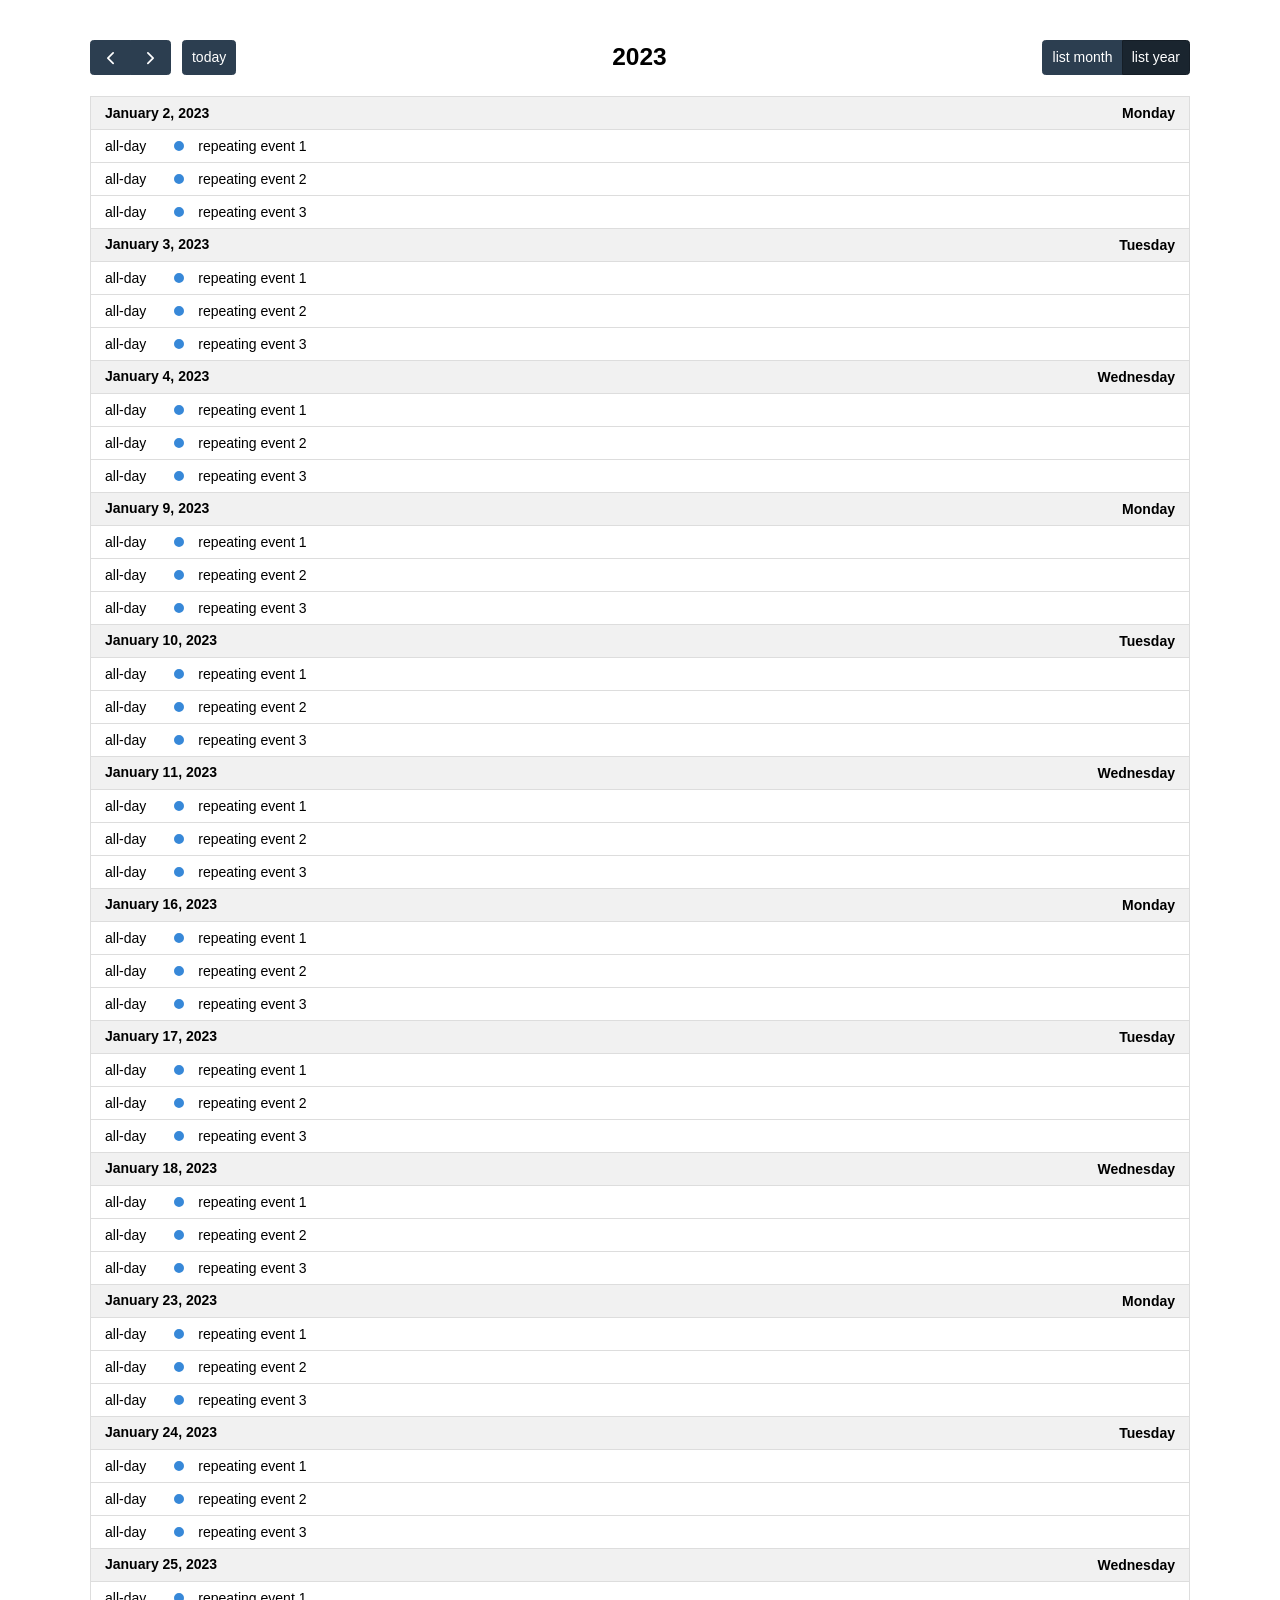
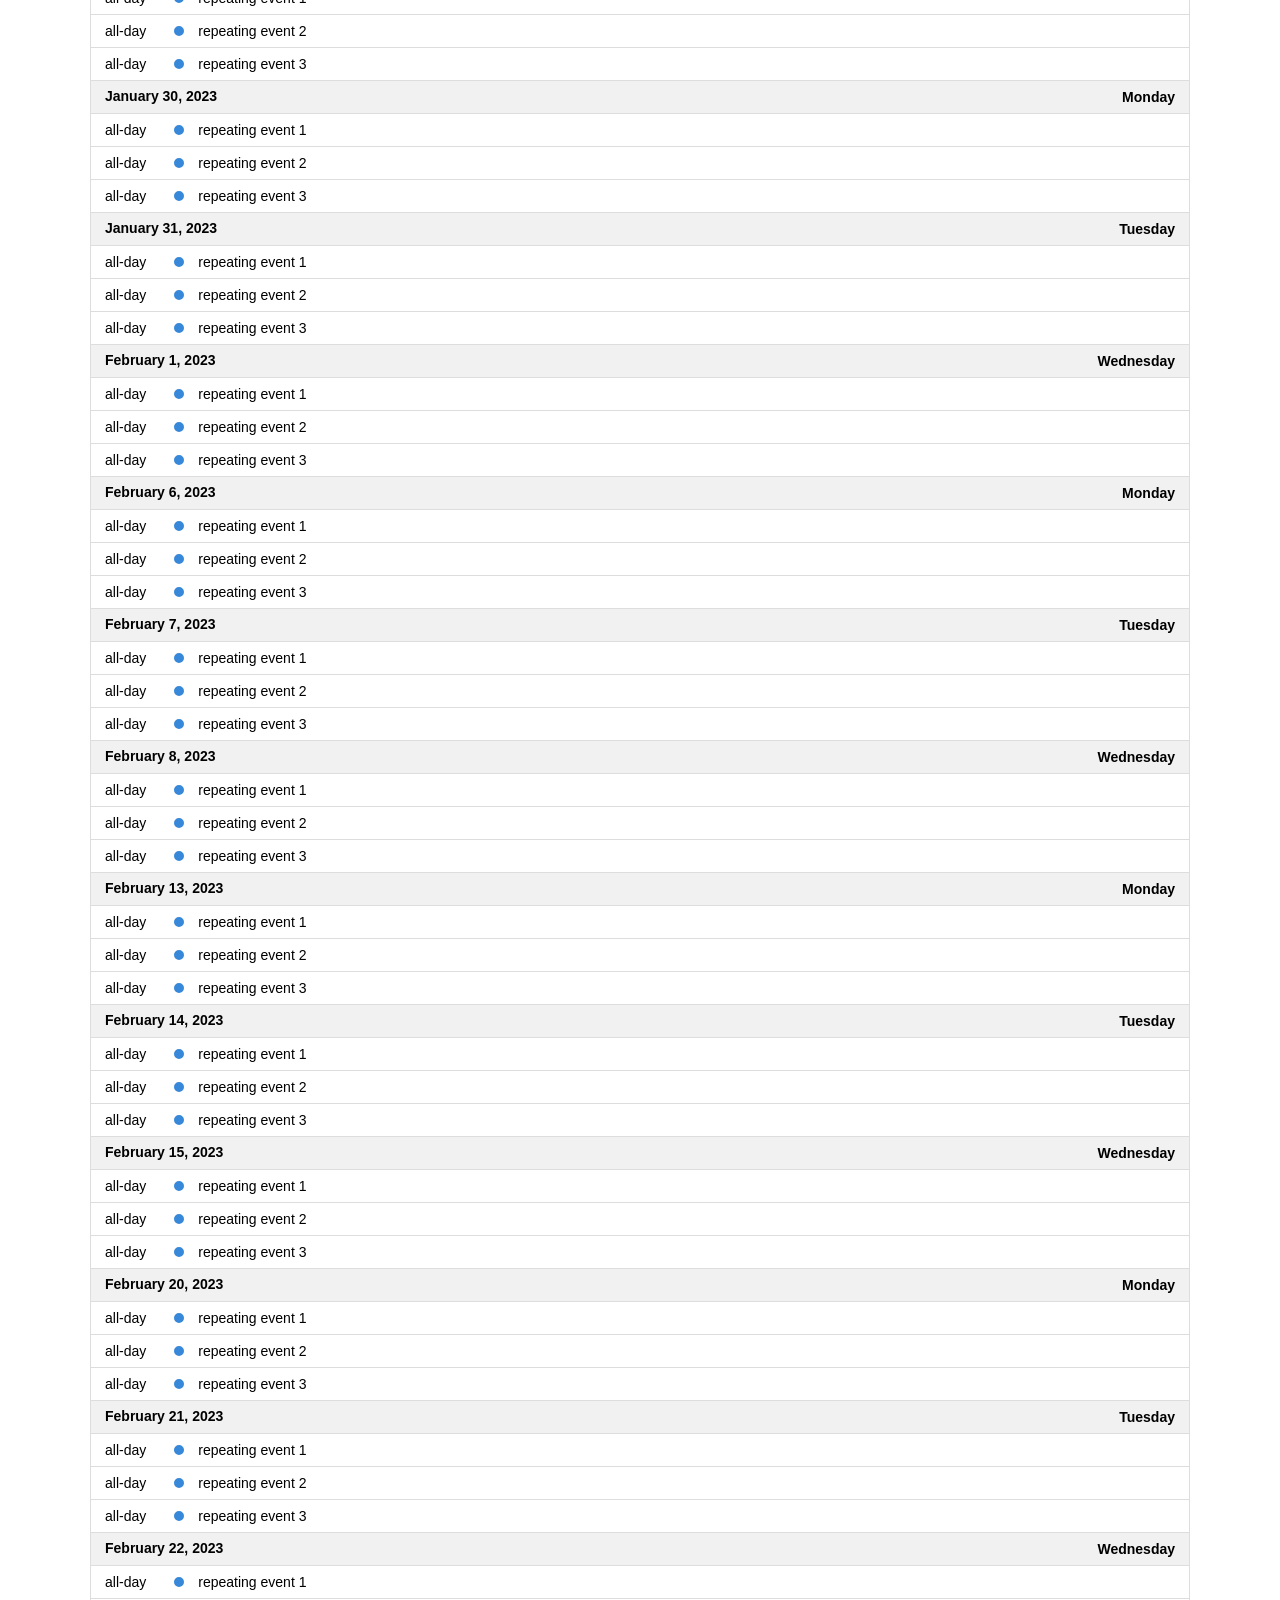
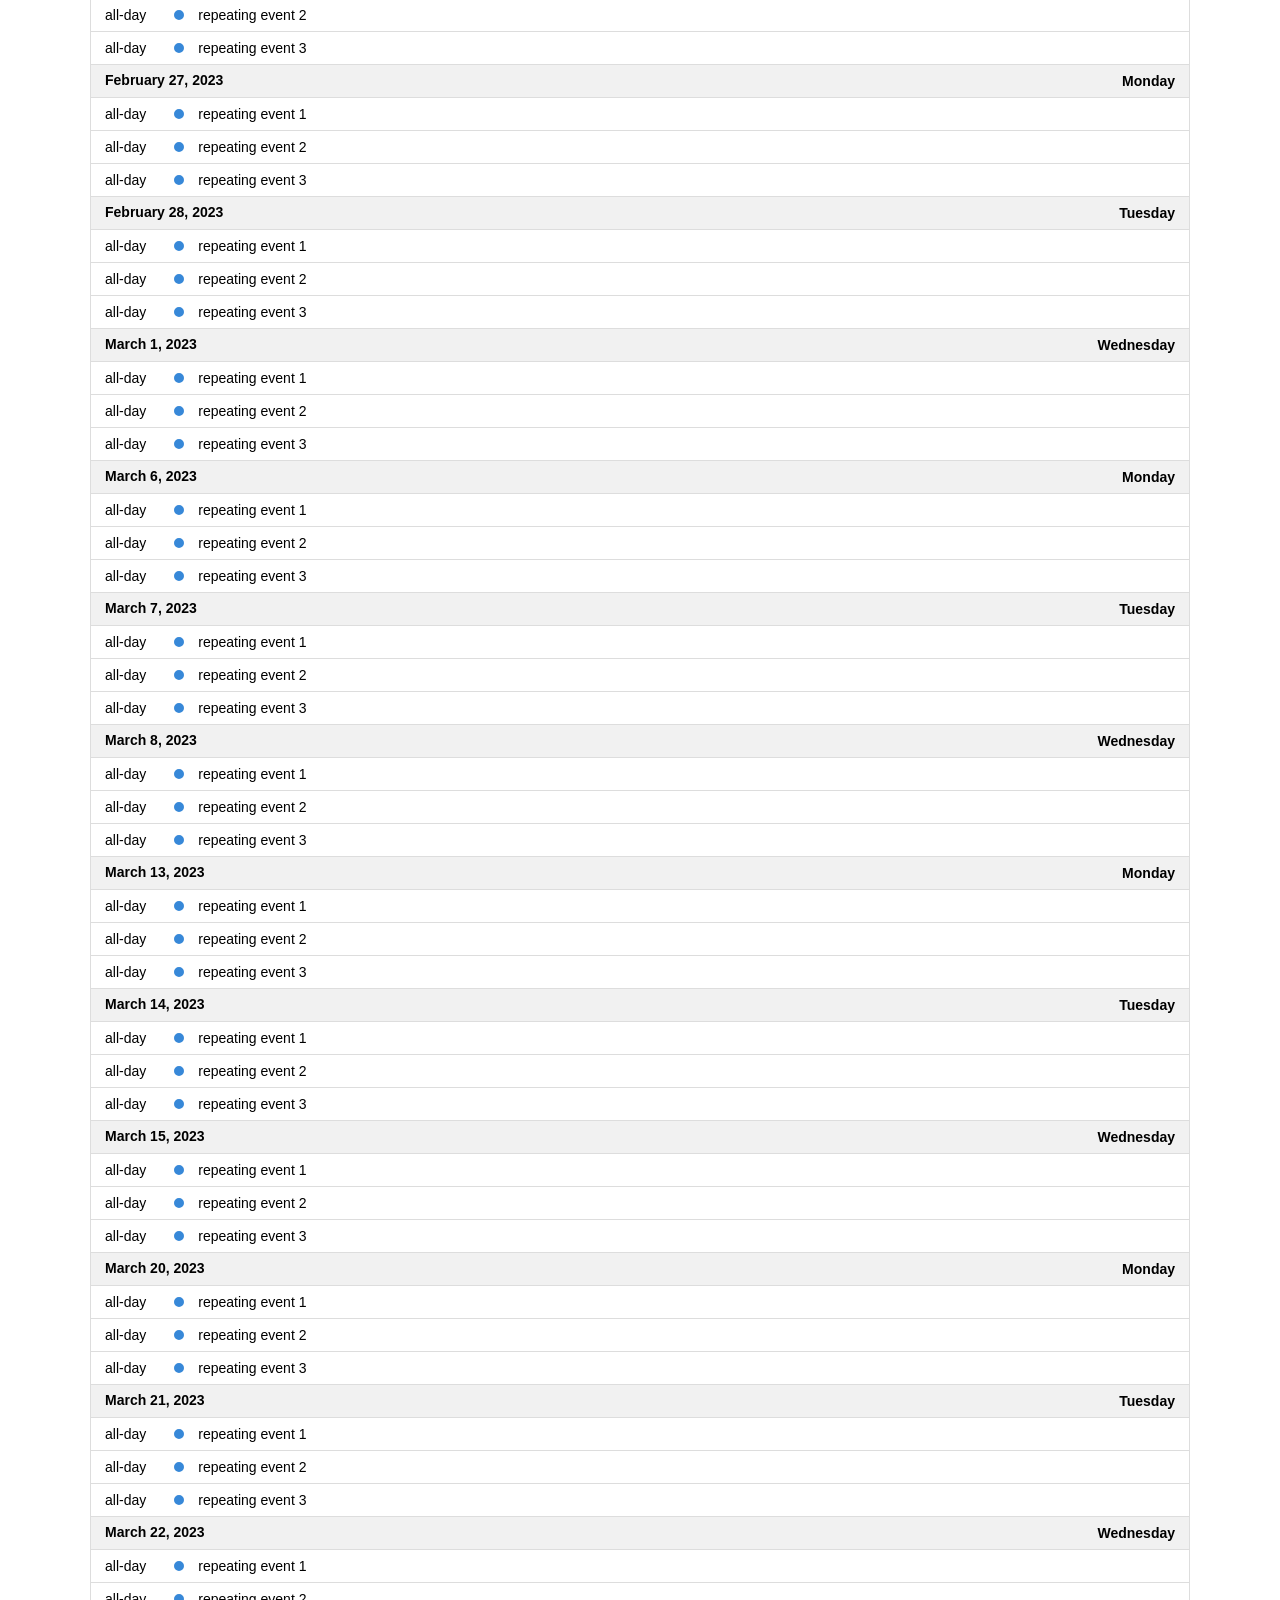
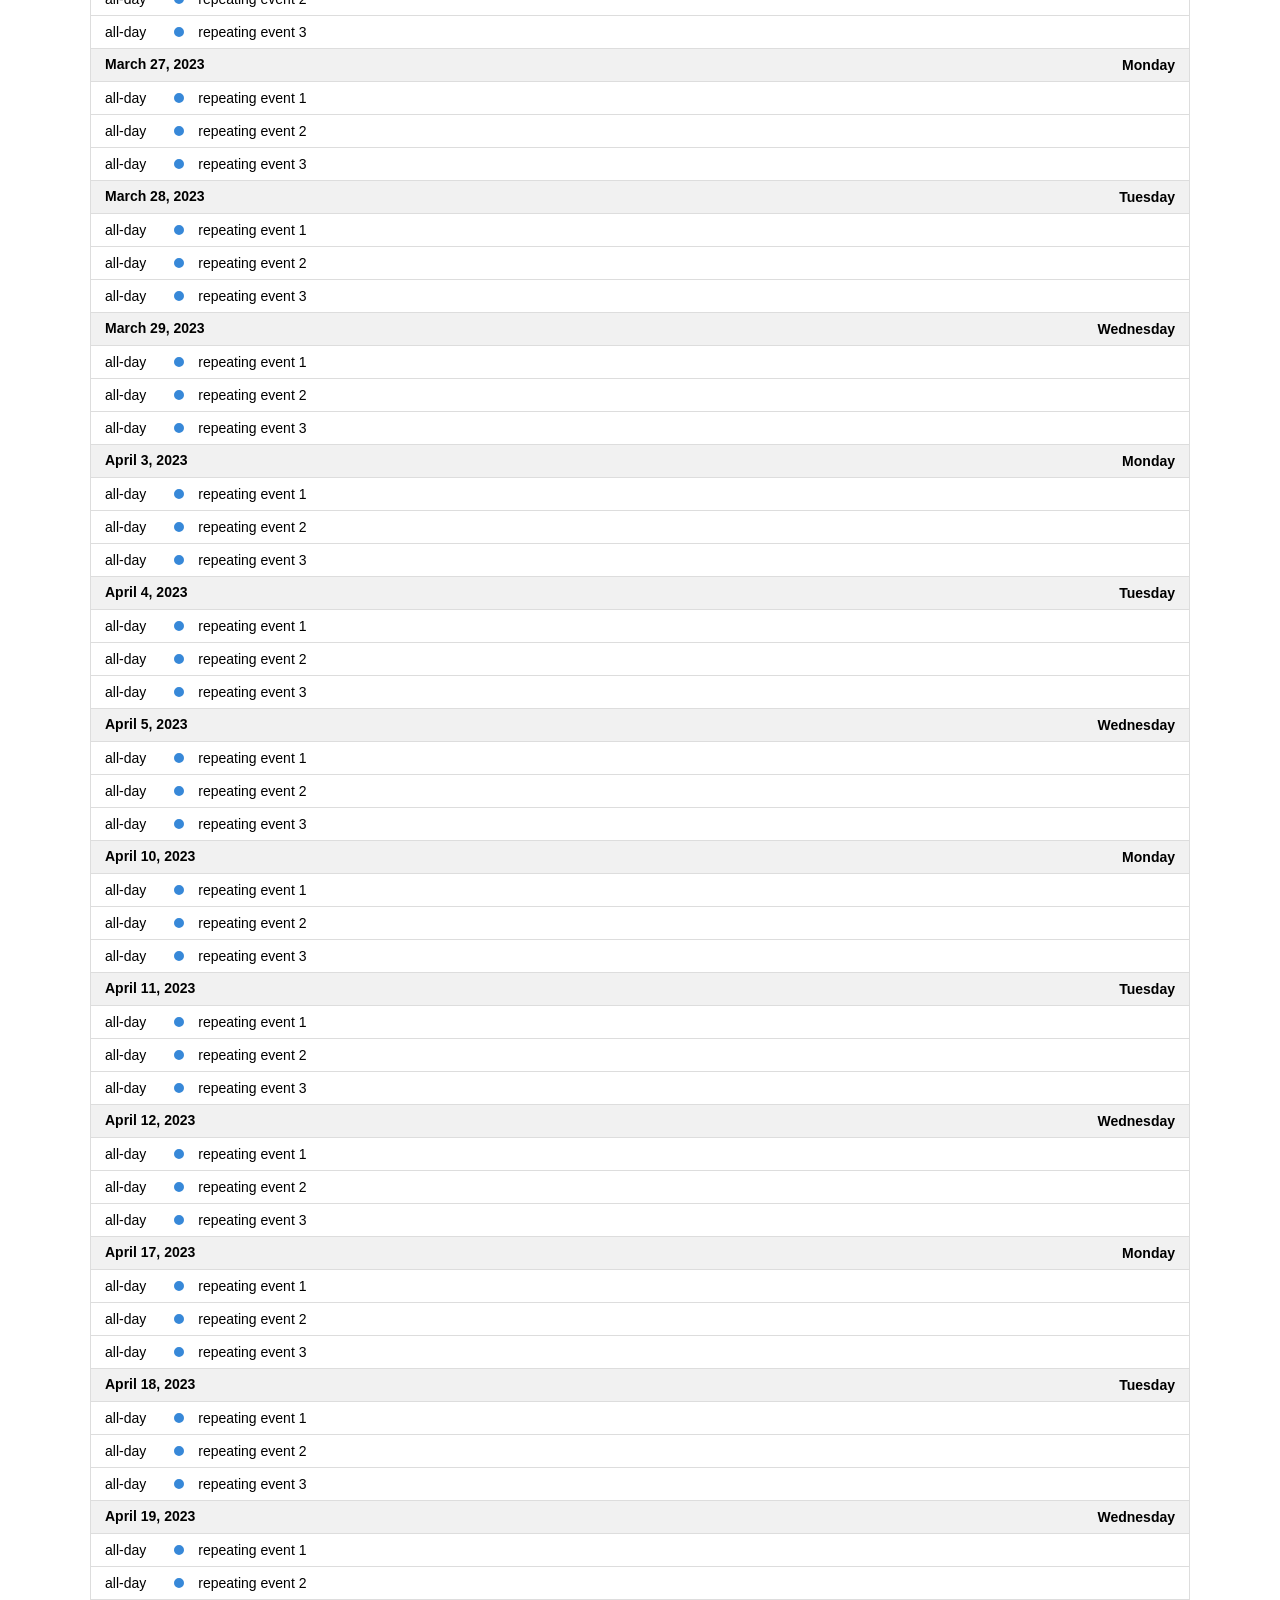
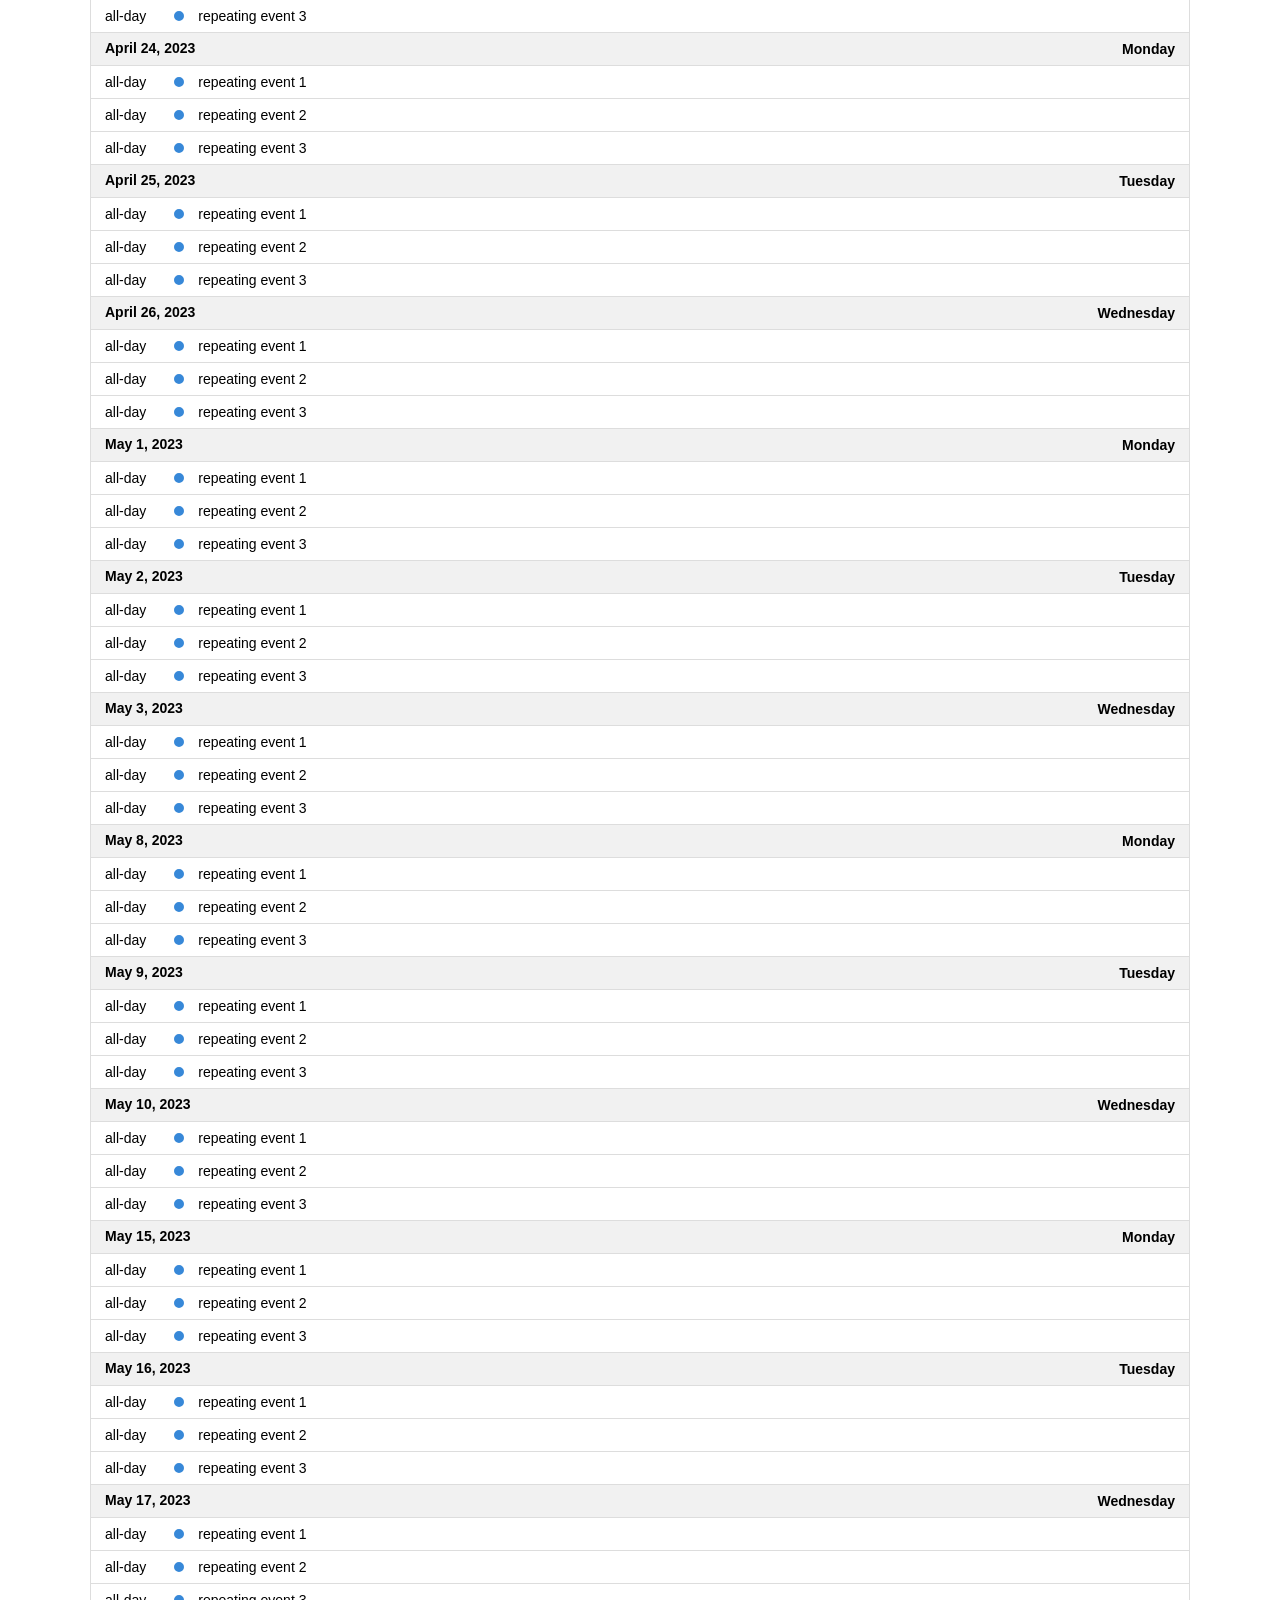
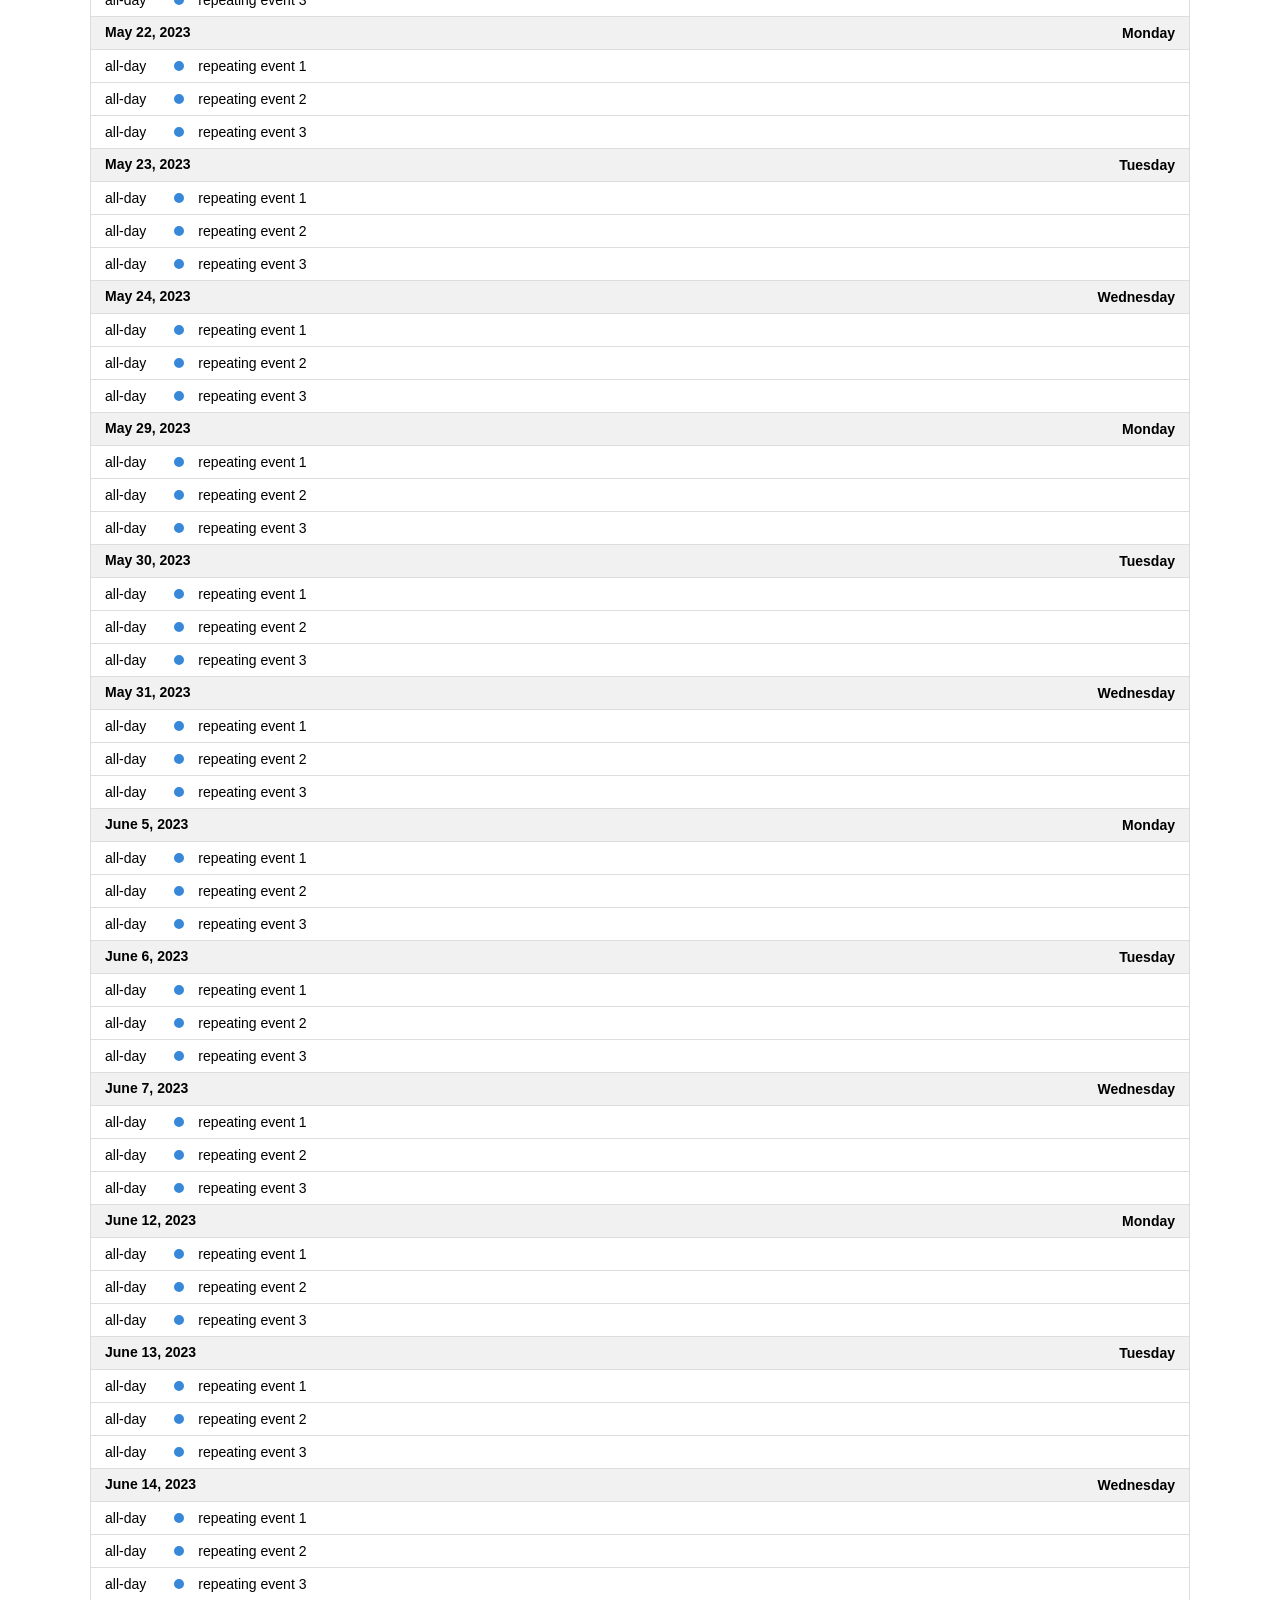
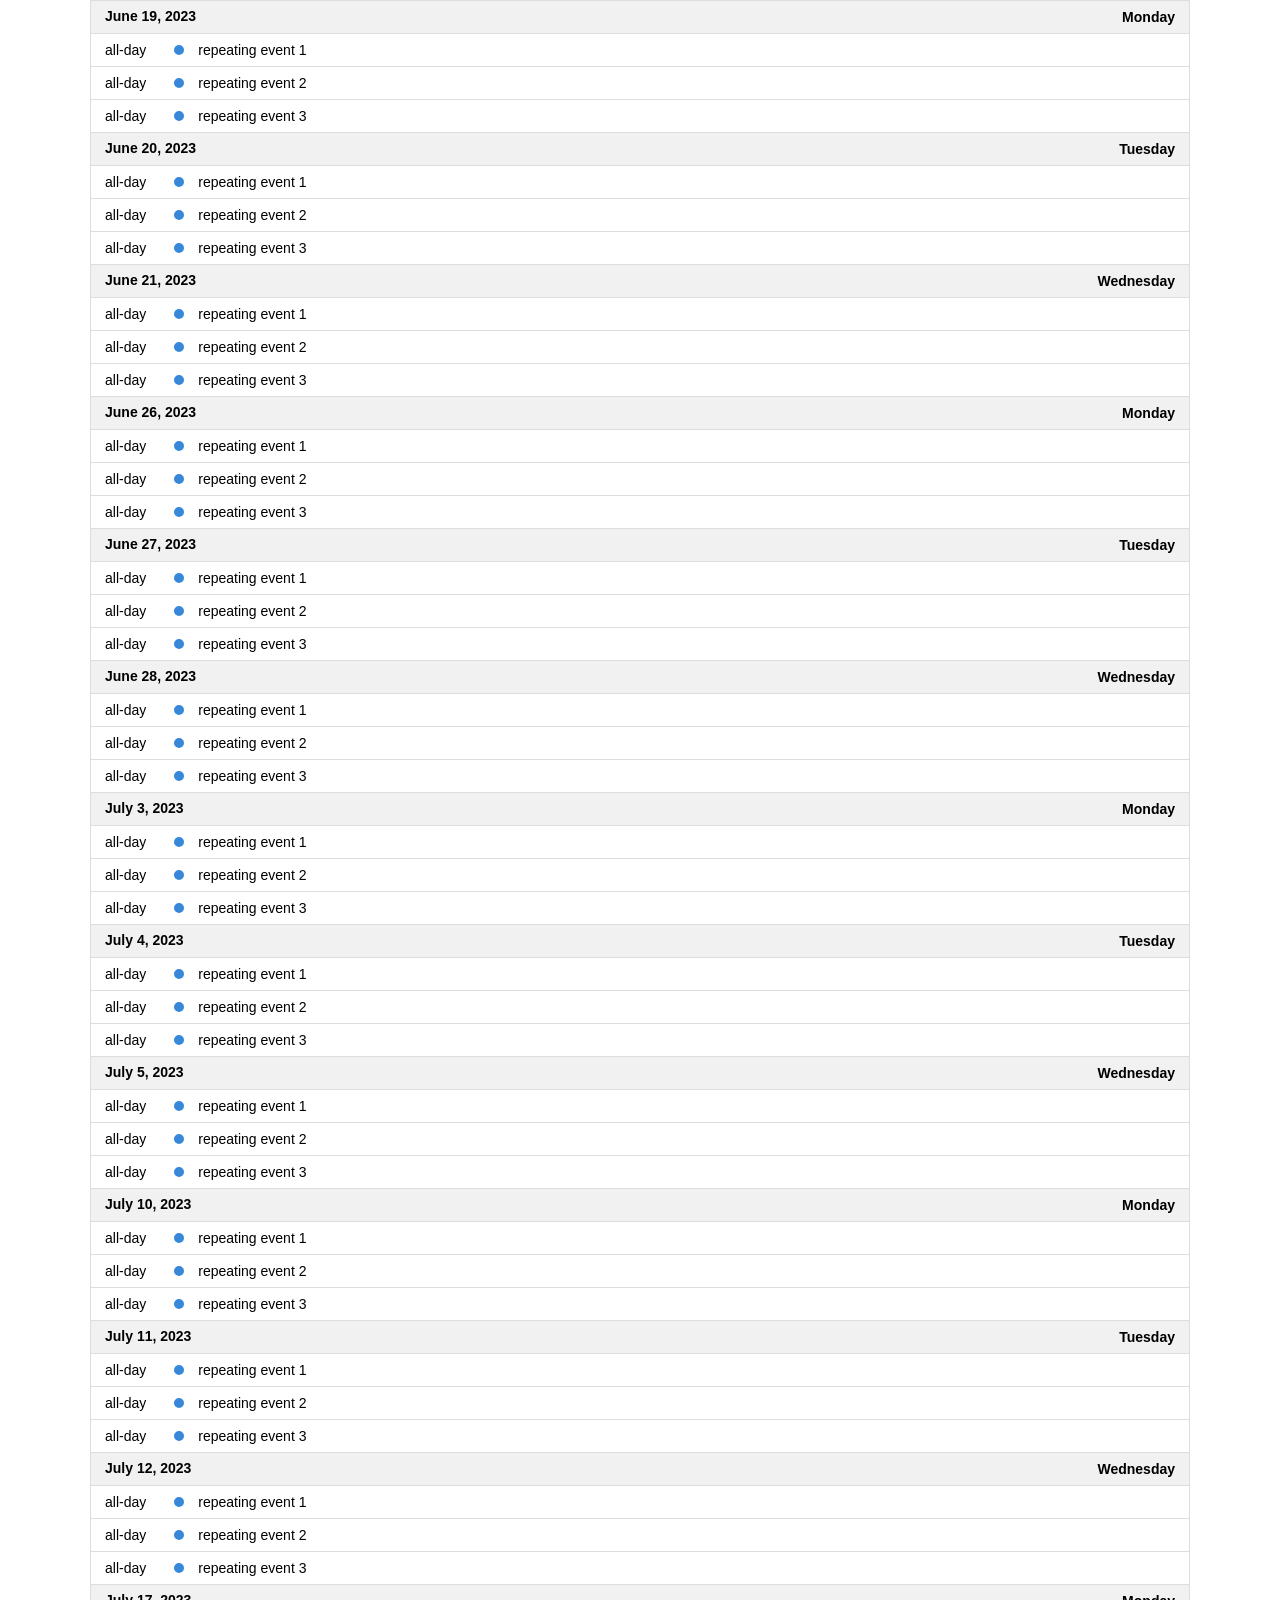
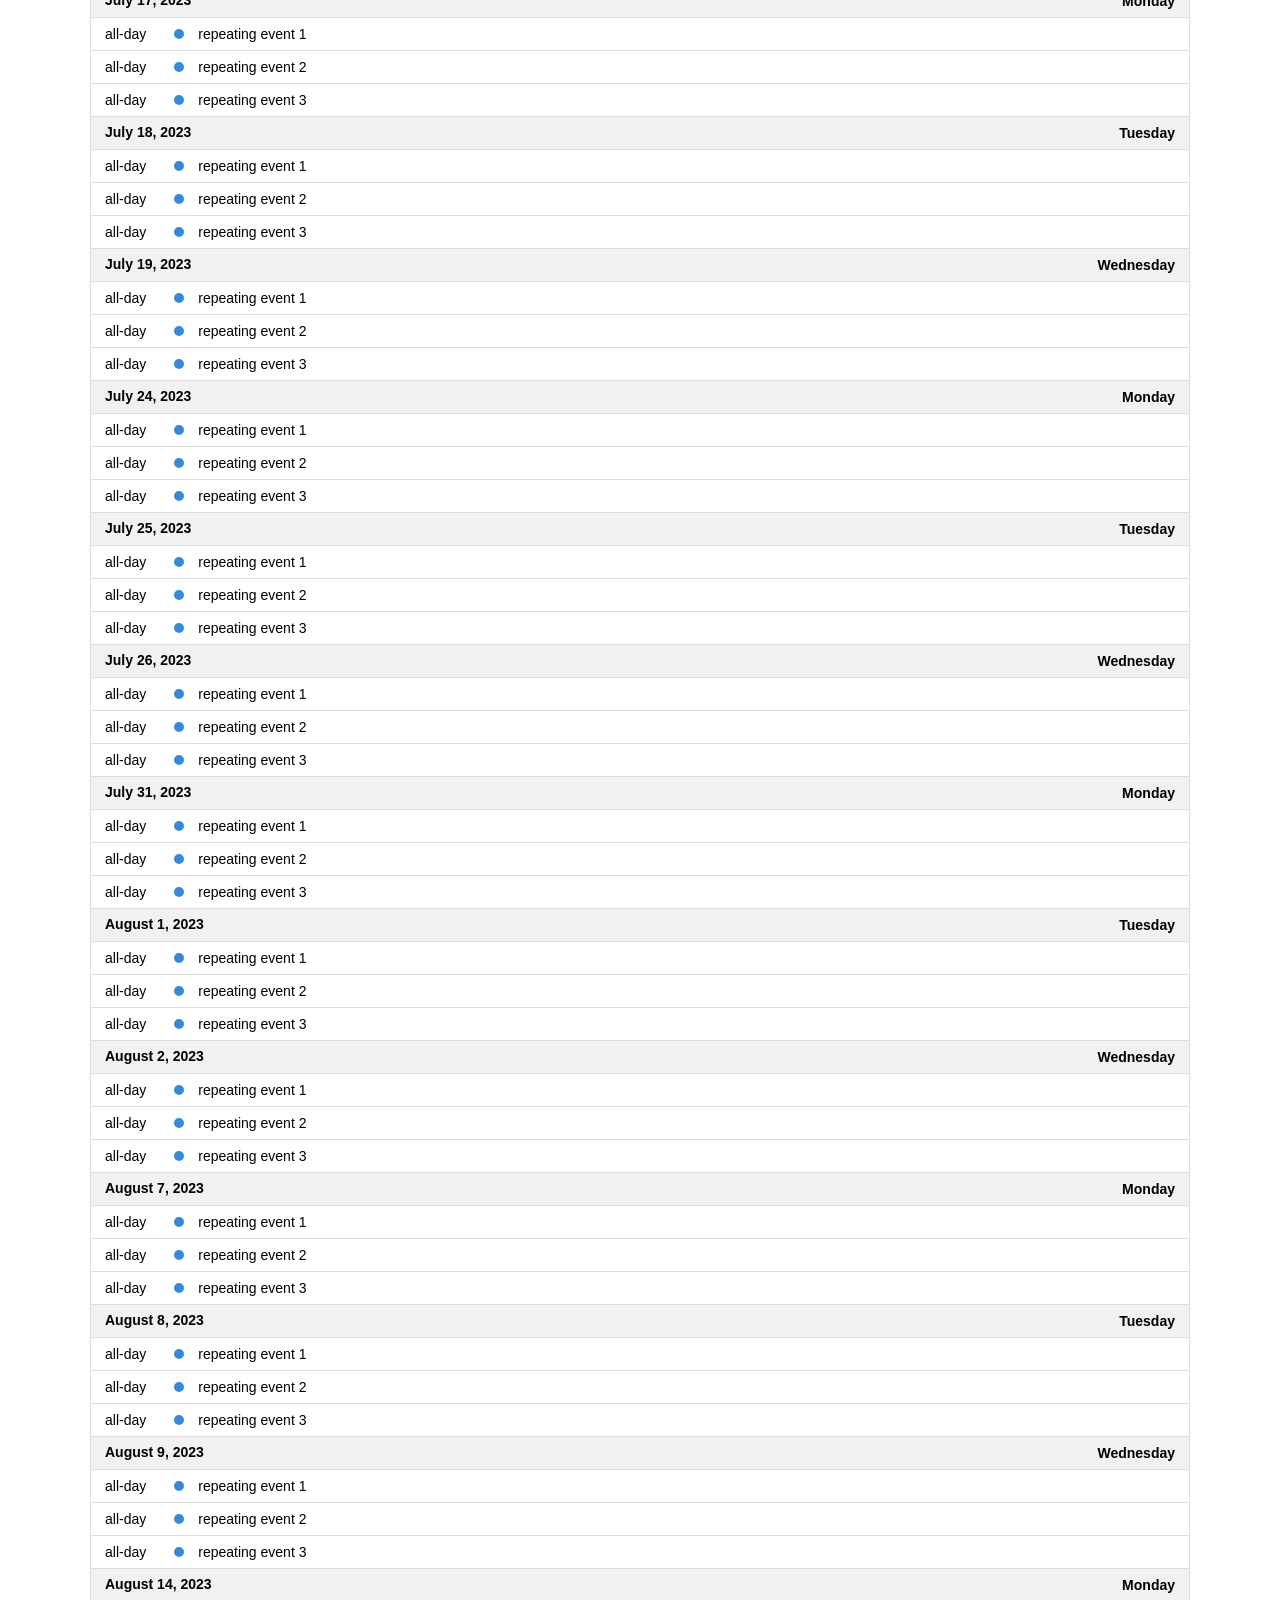
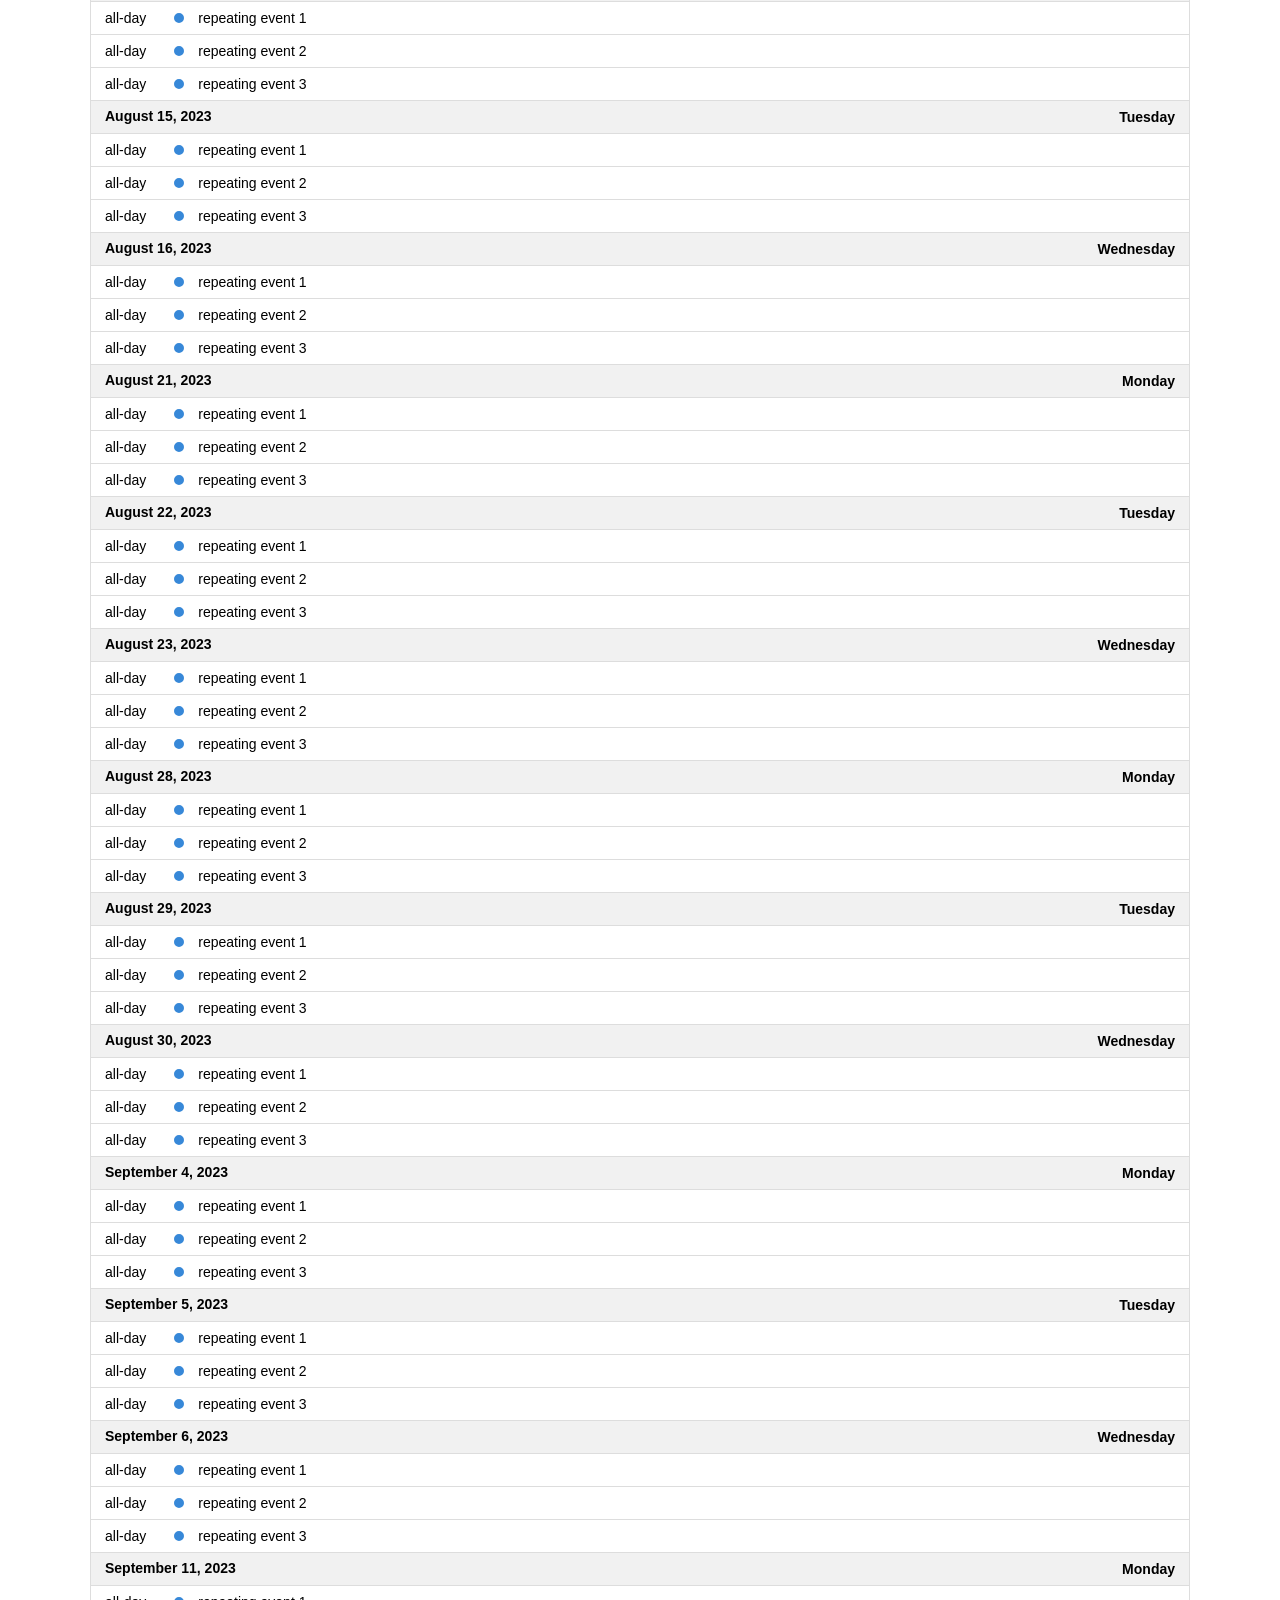
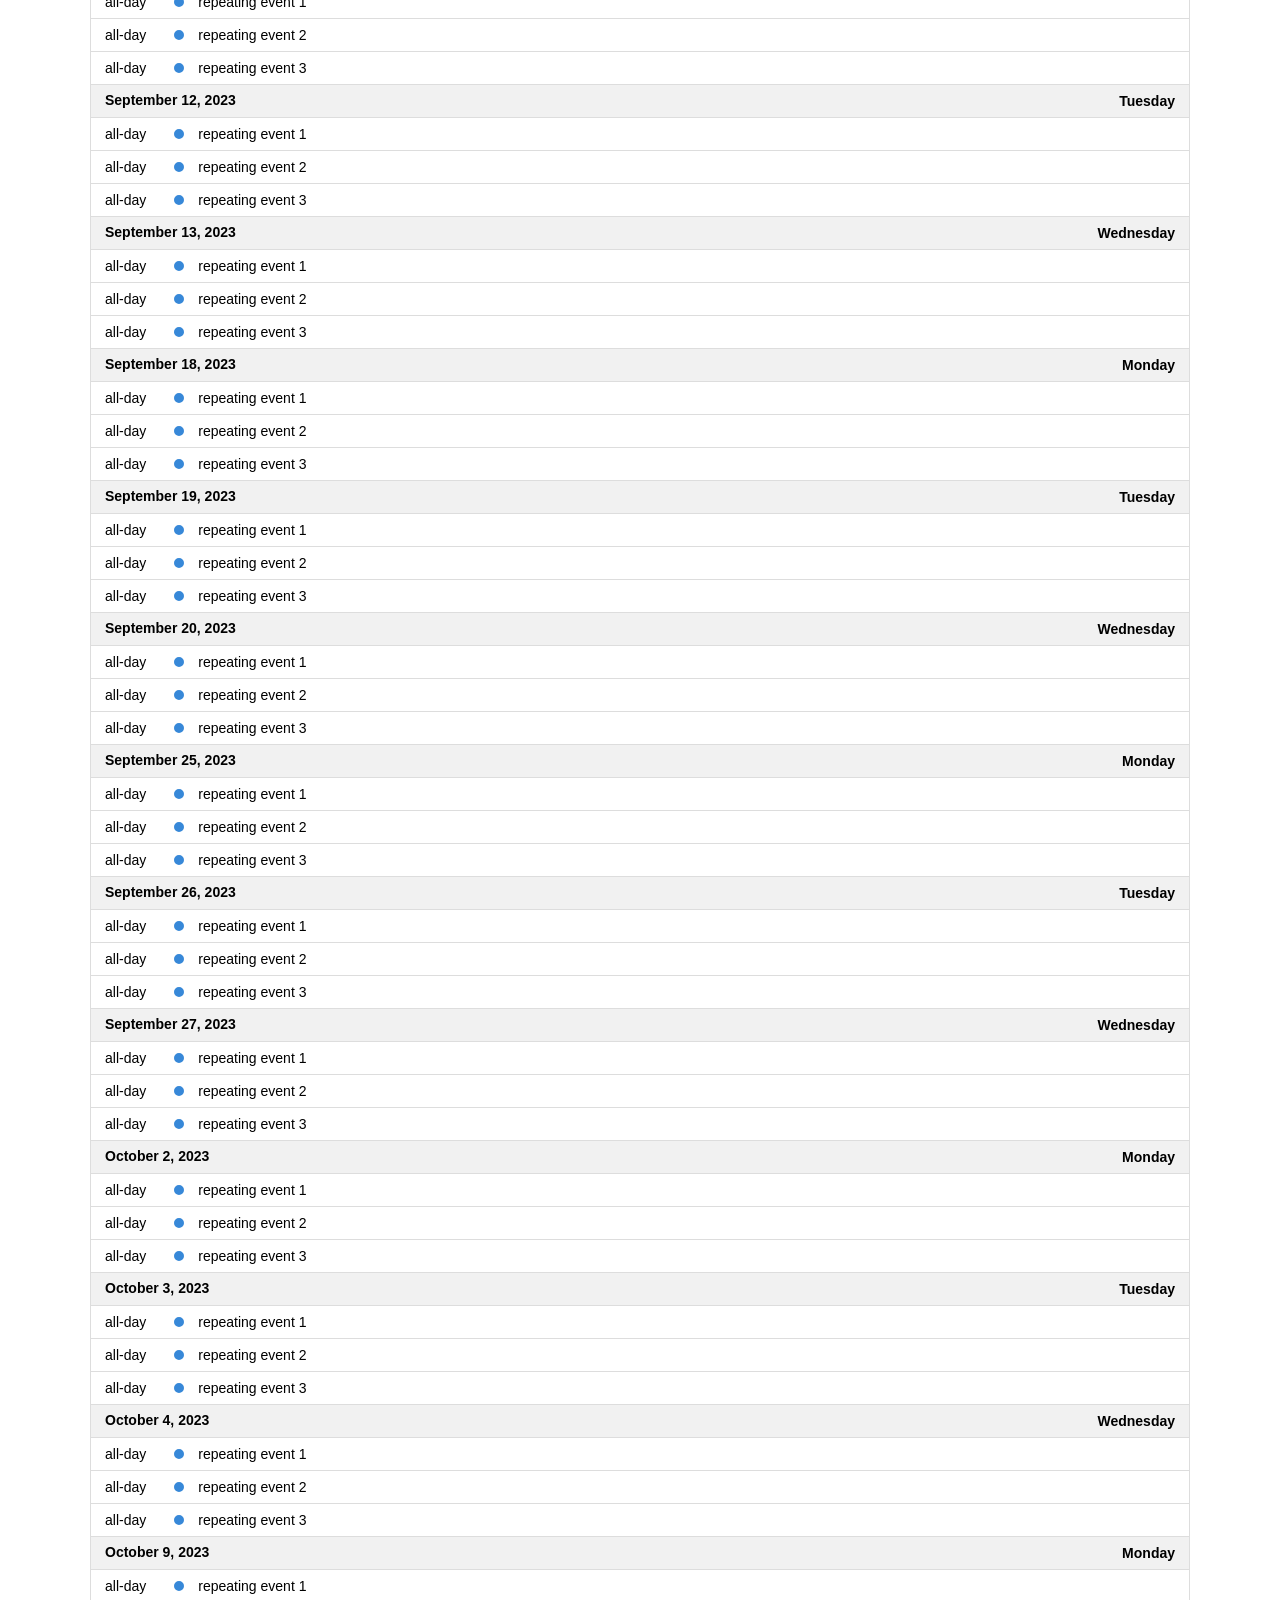
<file: BadDragon/Toolbox/public/fullcalendar/examples/list-sticky-header.html>
<!DOCTYPE html>
<html>
<head>
<meta charset='utf-8' />
<script src='../dist/index.global.js'></script>
<script>

  document.addEventListener('DOMContentLoaded', function() {
    var calendarEl = document.getElementById('calendar');

    var calendar = new FullCalendar.Calendar(calendarEl, {
      height: 'auto',
      // stickyHeaderDates: false, // for disabling

      headerToolbar: {
        left: 'prev,next today',
        center: 'title',
        right: 'listMonth,listYear'
      },

      // customize the button names,
      // otherwise they'd all just say "list"
      views: {
        listMonth: { buttonText: 'list month' },
        listYear: { buttonText: 'list year' }
      },

      initialView: 'listYear',
      initialDate: '2023-01-12',
      navLinks: true, // can click day/week names to navigate views
      editable: true,
      events: [
        {
          title: 'repeating event 1',
          daysOfWeek: [ 1, 2, 3 ],
          duration: '00:30'
        },
        {
          title: 'repeating event 2',
          daysOfWeek: [ 1, 2, 3 ],
          duration: '00:30'
        },
        {
          title: 'repeating event 3',
          daysOfWeek: [ 1, 2, 3 ],
          duration: '00:30'
        }
      ]
    });

    calendar.render();
  });

</script>
<style>

  body {
    margin: 40px 10px;
    padding: 0;
    font-family: Arial, Helvetica Neue, Helvetica, sans-serif;
    font-size: 14px;
  }

  #calendar {
    max-width: 1100px;
    margin: 0 auto;
  }

</style>
</head>
<body>

  <div id='calendar'></div>

</body>
</html>
</file>
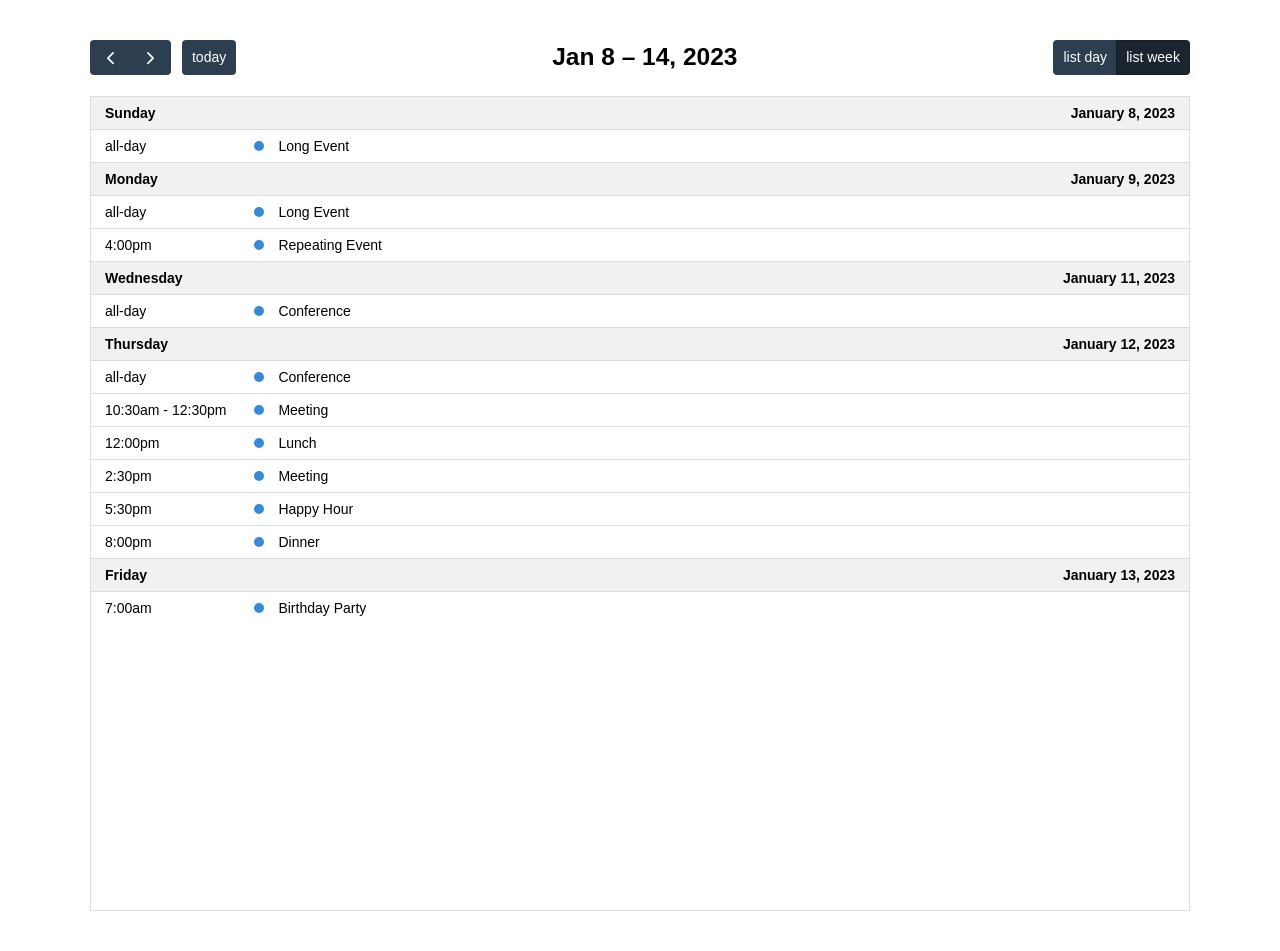
<file: BadDragon/Toolbox/public/fullcalendar/examples/list-views.html>
<!DOCTYPE html>
<html>
<head>
<meta charset='utf-8' />
<script src='../dist/index.global.js'></script>
<script>

  document.addEventListener('DOMContentLoaded', function() {
    var calendarEl = document.getElementById('calendar');

    var calendar = new FullCalendar.Calendar(calendarEl, {

      headerToolbar: {
        left: 'prev,next today',
        center: 'title',
        right: 'listDay,listWeek'
      },

      // customize the button names,
      // otherwise they'd all just say "list"
      views: {
        listDay: { buttonText: 'list day' },
        listWeek: { buttonText: 'list week' }
      },

      initialView: 'listWeek',
      initialDate: '2023-01-12',
      navLinks: true, // can click day/week names to navigate views
      editable: true,
      dayMaxEvents: true, // allow "more" link when too many events
      events: [
        {
          title: 'All Day Event',
          start: '2023-01-01'
        },
        {
          title: 'Long Event',
          start: '2023-01-07',
          end: '2023-01-10'
        },
        {
          groupId: 999,
          title: 'Repeating Event',
          start: '2023-01-09T16:00:00'
        },
        {
          groupId: 999,
          title: 'Repeating Event',
          start: '2023-01-16T16:00:00'
        },
        {
          title: 'Conference',
          start: '2023-01-11',
          end: '2023-01-13'
        },
        {
          title: 'Meeting',
          start: '2023-01-12T10:30:00',
          end: '2023-01-12T12:30:00'
        },
        {
          title: 'Lunch',
          start: '2023-01-12T12:00:00'
        },
        {
          title: 'Meeting',
          start: '2023-01-12T14:30:00'
        },
        {
          title: 'Happy Hour',
          start: '2023-01-12T17:30:00'
        },
        {
          title: 'Dinner',
          start: '2023-01-12T20:00:00'
        },
        {
          title: 'Birthday Party',
          start: '2023-01-13T07:00:00'
        },
        {
          title: 'Click for Google',
          url: 'http://google.com/',
          start: '2023-01-28'
        }
      ]
    });

    calendar.render();
  });

</script>
<style>

  body {
    margin: 40px 10px;
    padding: 0;
    font-family: Arial, Helvetica Neue, Helvetica, sans-serif;
    font-size: 14px;
  }

  #calendar {
    max-width: 1100px;
    margin: 0 auto;
  }

</style>
</head>
<body>

  <div id='calendar'></div>

</body>
</html>
</file>
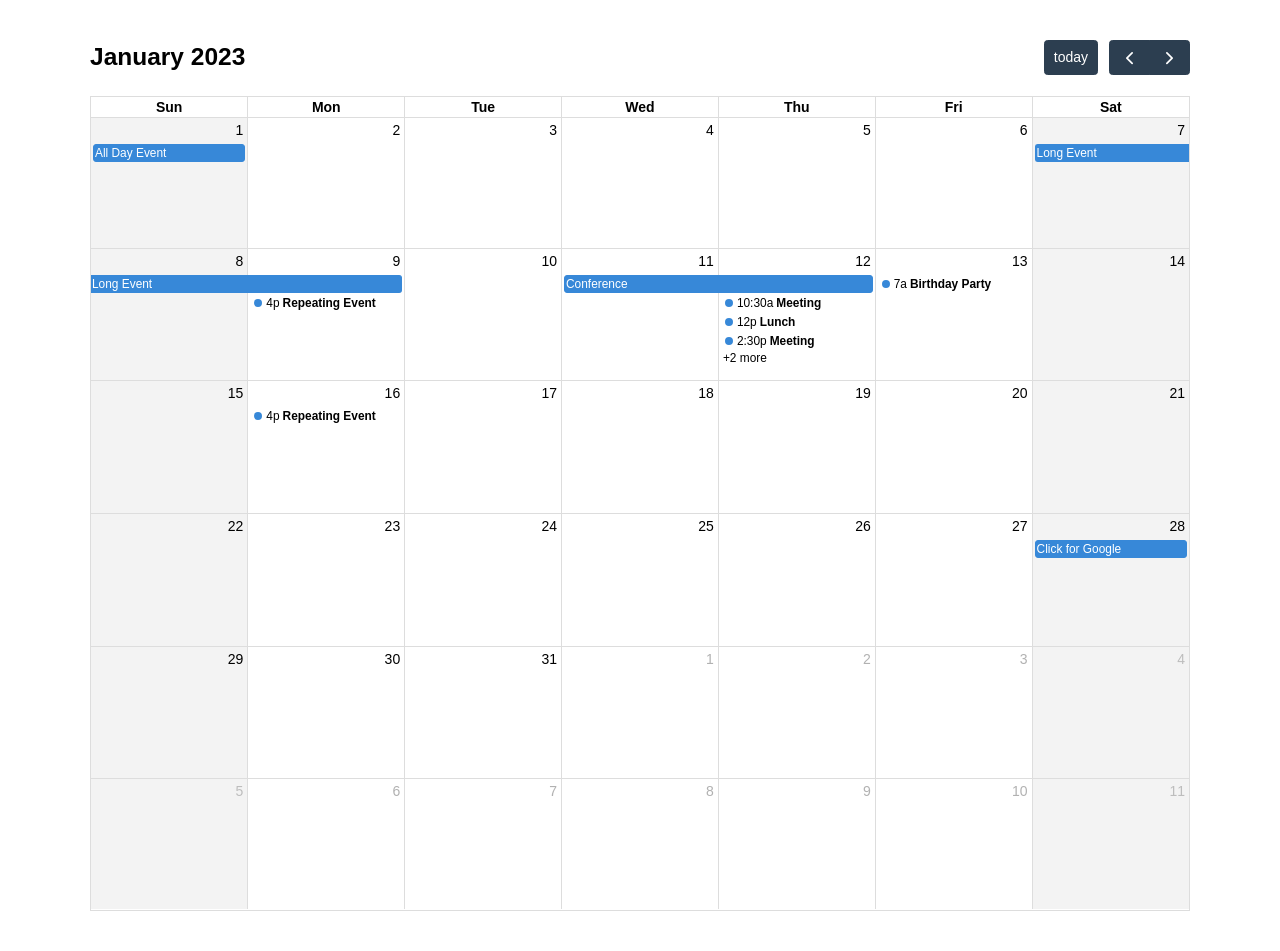
<file: BadDragon/Toolbox/public/fullcalendar/examples/month-view.html>
<!DOCTYPE html>
<html>
<head>
<meta charset='utf-8' />
<script src='../dist/index.global.js'></script>
<script>

  document.addEventListener('DOMContentLoaded', function() {
    var calendarEl = document.getElementById('calendar');

    var calendar = new FullCalendar.Calendar(calendarEl, {
      initialDate: '2023-01-12',
      editable: true,
      selectable: true,
      businessHours: true,
      dayMaxEvents: true, // allow "more" link when too many events
      events: [
        {
          title: 'All Day Event',
          start: '2023-01-01'
        },
        {
          title: 'Long Event',
          start: '2023-01-07',
          end: '2023-01-10'
        },
        {
          groupId: 999,
          title: 'Repeating Event',
          start: '2023-01-09T16:00:00'
        },
        {
          groupId: 999,
          title: 'Repeating Event',
          start: '2023-01-16T16:00:00'
        },
        {
          title: 'Conference',
          start: '2023-01-11',
          end: '2023-01-13'
        },
        {
          title: 'Meeting',
          start: '2023-01-12T10:30:00',
          end: '2023-01-12T12:30:00'
        },
        {
          title: 'Lunch',
          start: '2023-01-12T12:00:00'
        },
        {
          title: 'Meeting',
          start: '2023-01-12T14:30:00'
        },
        {
          title: 'Happy Hour',
          start: '2023-01-12T17:30:00'
        },
        {
          title: 'Dinner',
          start: '2023-01-12T20:00:00'
        },
        {
          title: 'Birthday Party',
          start: '2023-01-13T07:00:00'
        },
        {
          title: 'Click for Google',
          url: 'http://google.com/',
          start: '2023-01-28'
        }
      ]
    });

    calendar.render();
  });

</script>
<style>

  body {
    margin: 40px 10px;
    padding: 0;
    font-family: Arial, Helvetica Neue, Helvetica, sans-serif;
    font-size: 14px;
  }

  #calendar {
    max-width: 1100px;
    margin: 0 auto;
  }

</style>
</head>
<body>

  <div id='calendar'></div>

</body>
</html>
</file>
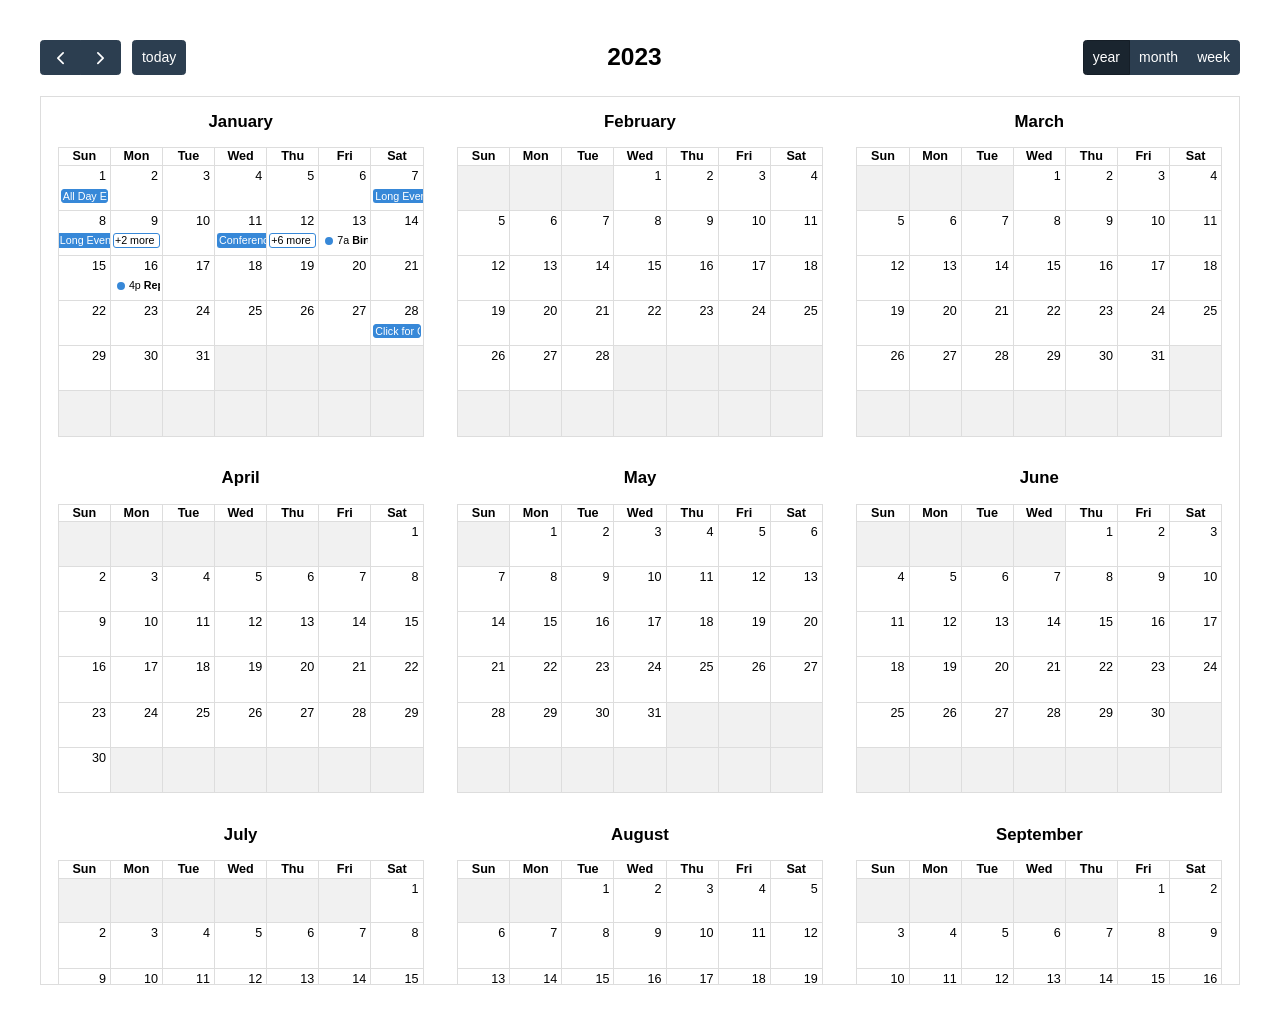
<file: BadDragon/Toolbox/public/fullcalendar/examples/multimonth-view.html>
<!DOCTYPE html>
<html>
<head>
<meta charset='utf-8' />
<script src='../dist/index.global.js'></script>
<script>

  document.addEventListener('DOMContentLoaded', function() {
    var calendarEl = document.getElementById('calendar');

    var calendar = new FullCalendar.Calendar(calendarEl, {
      headerToolbar: {
        left: 'prev,next today',
        center: 'title',
        right: 'multiMonthYear,dayGridMonth,timeGridWeek'
      },
      initialView: 'multiMonthYear',
      initialDate: '2023-01-12',
      editable: true,
      selectable: true,
      dayMaxEvents: true, // allow "more" link when too many events
      // multiMonthMaxColumns: 1, // guarantee single column
      // showNonCurrentDates: true,
      // fixedWeekCount: false,
      // businessHours: true,
      // weekends: false,
      events: [
        {
          title: 'All Day Event',
          start: '2023-01-01'
        },
        {
          title: 'Long Event',
          start: '2023-01-07',
          end: '2023-01-10'
        },
        {
          groupId: 999,
          title: 'Repeating Event',
          start: '2023-01-09T16:00:00'
        },
        {
          groupId: 999,
          title: 'Repeating Event',
          start: '2023-01-16T16:00:00'
        },
        {
          title: 'Conference',
          start: '2023-01-11',
          end: '2023-01-13'
        },
        {
          title: 'Meeting',
          start: '2023-01-12T10:30:00',
          end: '2023-01-12T12:30:00'
        },
        {
          title: 'Lunch',
          start: '2023-01-12T12:00:00'
        },
        {
          title: 'Meeting',
          start: '2023-01-12T14:30:00'
        },
        {
          title: 'Happy Hour',
          start: '2023-01-12T17:30:00'
        },
        {
          title: 'Dinner',
          start: '2023-01-12T20:00:00'
        },
        {
          title: 'Birthday Party',
          start: '2023-01-13T07:00:00'
        },
        {
          title: 'Click for Google',
          url: 'http://google.com/',
          start: '2023-01-28'
        }
      ]
    });

    calendar.render();
  });

</script>
<style>

  body {
    margin: 40px 10px;
    padding: 0;
    font-family: Arial, Helvetica Neue, Helvetica, sans-serif;
    font-size: 14px;
  }

  #calendar {
    max-width: 1200px;
    margin: 0 auto;
  }

</style>
</head>
<body>

  <div id='calendar'></div>

</body>
</html>
</file>
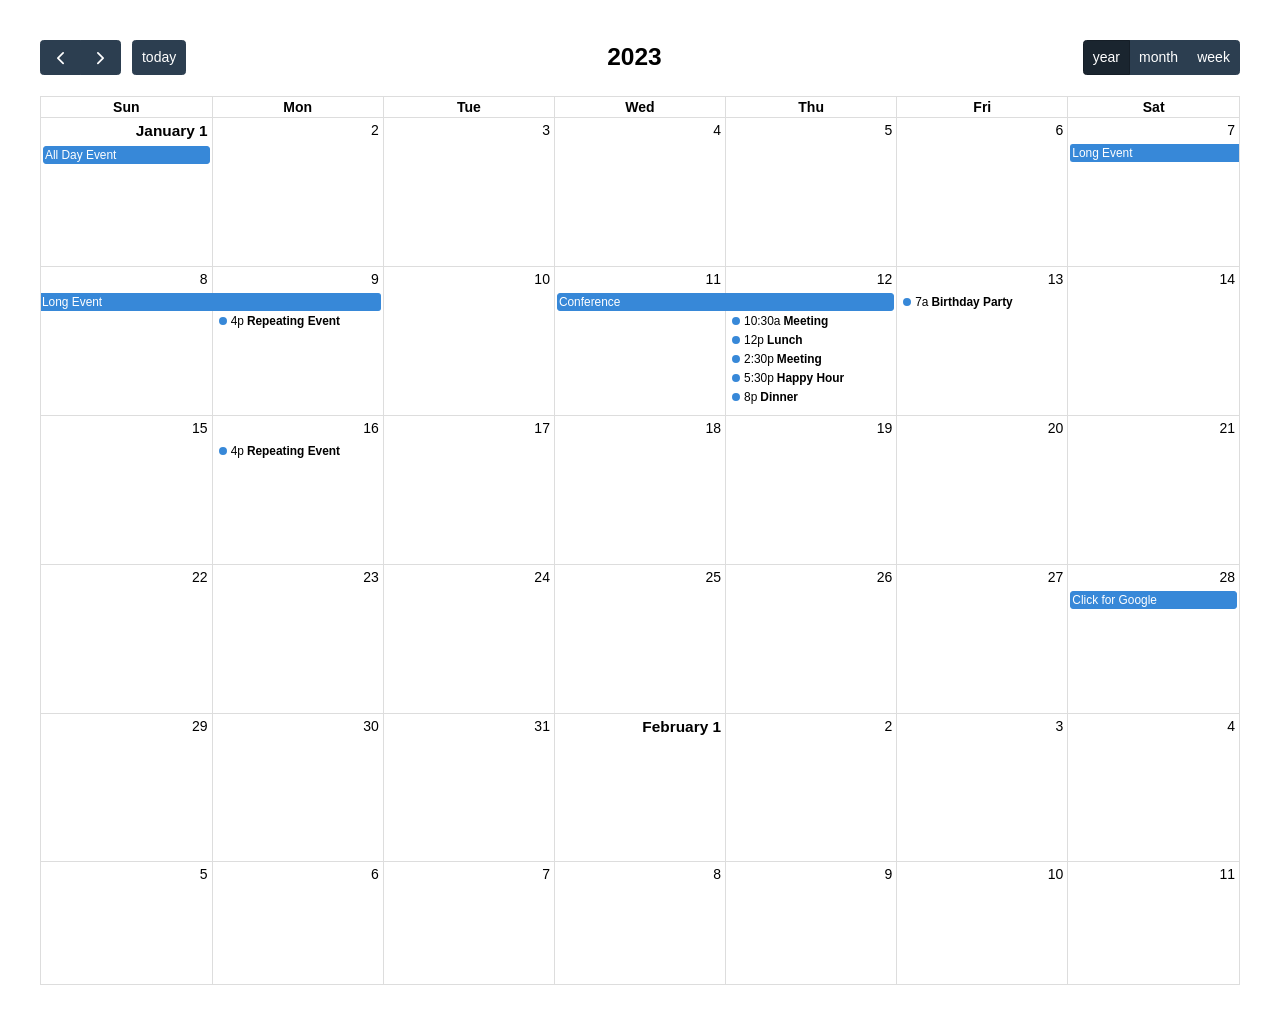
<file: BadDragon/Toolbox/public/fullcalendar/examples/multiweek-view.html>
<!DOCTYPE html>
<html>
<head>
<meta charset='utf-8' />
<script src='../dist/index.global.js'></script>
<script>

  document.addEventListener('DOMContentLoaded', function() {
    var calendarEl = document.getElementById('calendar');

    var calendar = new FullCalendar.Calendar(calendarEl, {
      headerToolbar: {
        left: 'prev,next today',
        center: 'title',
        right: 'dayGridYear,dayGridMonth,timeGridWeek'
      },
      initialView: 'dayGridYear',
      initialDate: '2023-01-12',
      editable: true,
      selectable: true,
      dayMaxEvents: true, // allow "more" link when too many events
      // businessHours: true,
      // weekends: false,
      events: [
        {
          title: 'All Day Event',
          start: '2023-01-01'
        },
        {
          title: 'Long Event',
          start: '2023-01-07',
          end: '2023-01-10'
        },
        {
          groupId: 999,
          title: 'Repeating Event',
          start: '2023-01-09T16:00:00'
        },
        {
          groupId: 999,
          title: 'Repeating Event',
          start: '2023-01-16T16:00:00'
        },
        {
          title: 'Conference',
          start: '2023-01-11',
          end: '2023-01-13'
        },
        {
          title: 'Meeting',
          start: '2023-01-12T10:30:00',
          end: '2023-01-12T12:30:00'
        },
        {
          title: 'Lunch',
          start: '2023-01-12T12:00:00'
        },
        {
          title: 'Meeting',
          start: '2023-01-12T14:30:00'
        },
        {
          title: 'Happy Hour',
          start: '2023-01-12T17:30:00'
        },
        {
          title: 'Dinner',
          start: '2023-01-12T20:00:00'
        },
        {
          title: 'Birthday Party',
          start: '2023-01-13T07:00:00'
        },
        {
          title: 'Click for Google',
          url: 'http://google.com/',
          start: '2023-01-28'
        }
      ]
    });

    calendar.render();
  });

</script>
<style>

  body {
    margin: 40px 10px;
    padding: 0;
    font-family: Arial, Helvetica Neue, Helvetica, sans-serif;
    font-size: 14px;
  }

  #calendar {
    max-width: 1200px;
    margin: 0 auto;
  }

</style>
</head>
<body>

  <div id='calendar'></div>

</body>
</html>
</file>
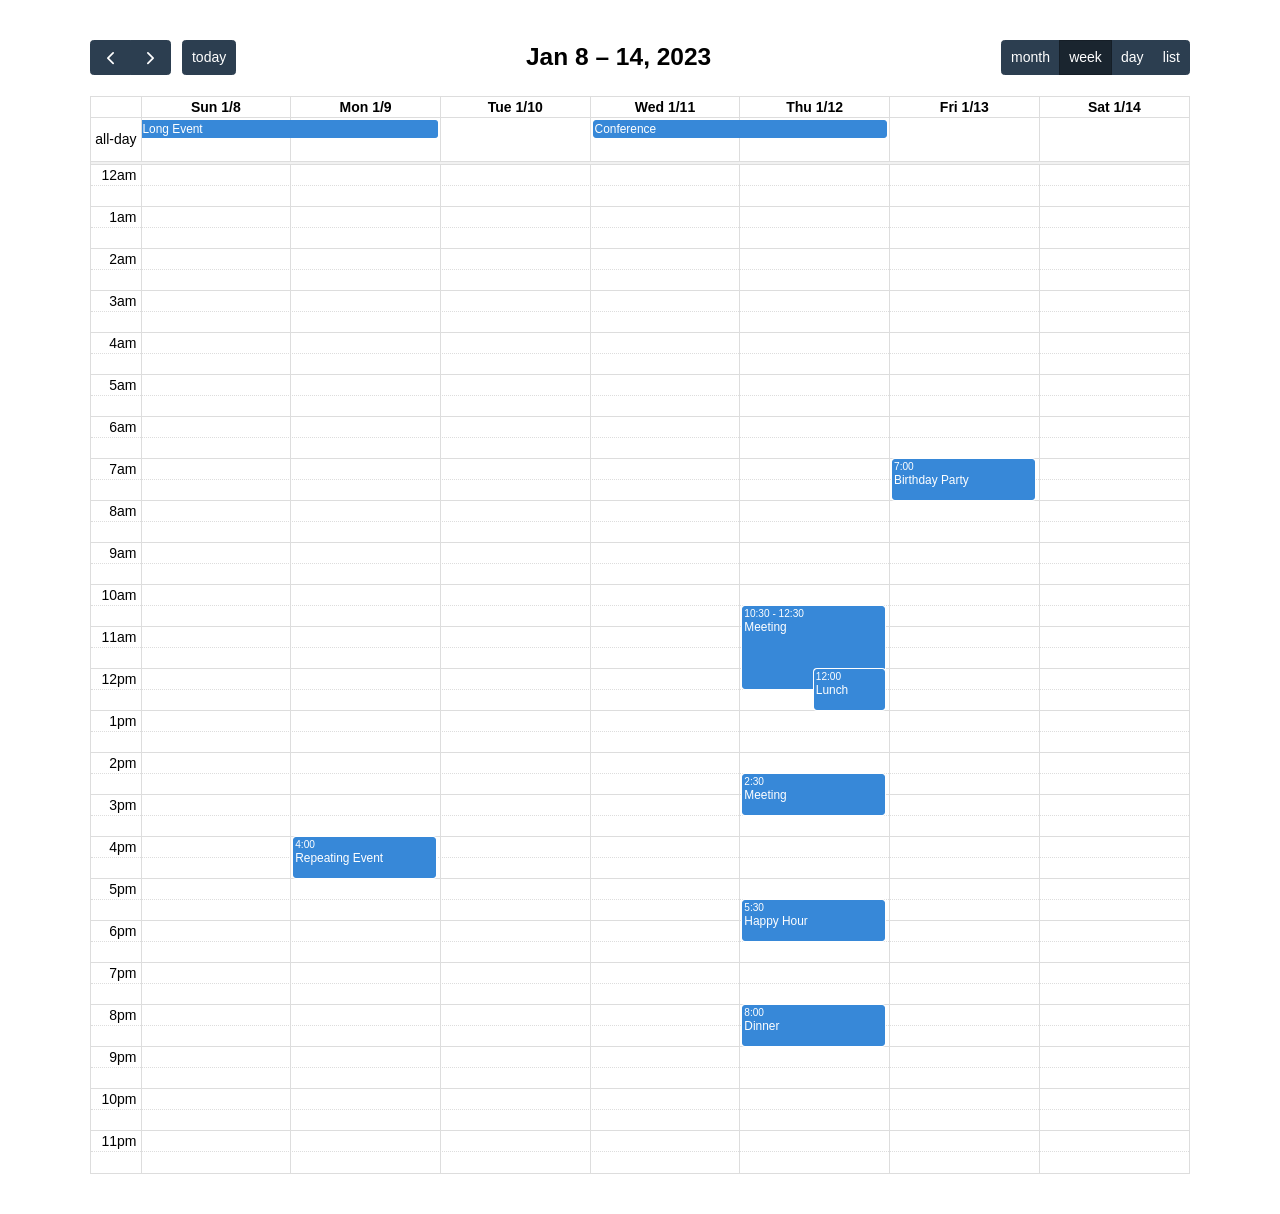
<file: BadDragon/Toolbox/public/fullcalendar/examples/natural-height.html>
<!DOCTYPE html>
<html>
<head>
<meta charset='utf-8' />
<script src='../dist/index.global.js'></script>
<script>

  document.addEventListener('DOMContentLoaded', function() {
    var calendarEl = document.getElementById('calendar');

    var calendar = new FullCalendar.Calendar(calendarEl, {
      initialDate: '2023-01-12',
      initialView: 'timeGridWeek',
      headerToolbar: {
        left: 'prev,next today',
        center: 'title',
        right: 'dayGridMonth,timeGridWeek,timeGridDay,listWeek'
      },
      height: 'auto',
      navLinks: true, // can click day/week names to navigate views
      editable: true,
      selectable: true,
      selectMirror: true,
      nowIndicator: true,
      events: [
        {
          title: 'All Day Event',
          start: '2023-01-01',
        },
        {
          title: 'Long Event',
          start: '2023-01-07',
          end: '2023-01-10'
        },
        {
          groupId: 999,
          title: 'Repeating Event',
          start: '2023-01-09T16:00:00'
        },
        {
          groupId: 999,
          title: 'Repeating Event',
          start: '2023-01-16T16:00:00'
        },
        {
          title: 'Conference',
          start: '2023-01-11',
          end: '2023-01-13'
        },
        {
          title: 'Meeting',
          start: '2023-01-12T10:30:00',
          end: '2023-01-12T12:30:00'
        },
        {
          title: 'Lunch',
          start: '2023-01-12T12:00:00'
        },
        {
          title: 'Meeting',
          start: '2023-01-12T14:30:00'
        },
        {
          title: 'Happy Hour',
          start: '2023-01-12T17:30:00'
        },
        {
          title: 'Dinner',
          start: '2023-01-12T20:00:00'
        },
        {
          title: 'Birthday Party',
          start: '2023-01-13T07:00:00'
        },
        {
          title: 'Click for Google',
          url: 'http://google.com/',
          start: '2023-01-28'
        }
      ]
    });

    calendar.render();
  });

</script>
<style>

  body {
    margin: 40px 10px;
    padding: 0;
    font-family: Arial, Helvetica Neue, Helvetica, sans-serif;
    font-size: 14px;
  }

  #calendar {
    max-width: 1100px;
    margin: 0 auto;
  }

</style>
</head>
<body>

  <div id='calendar'></div>

</body>
</html>
</file>
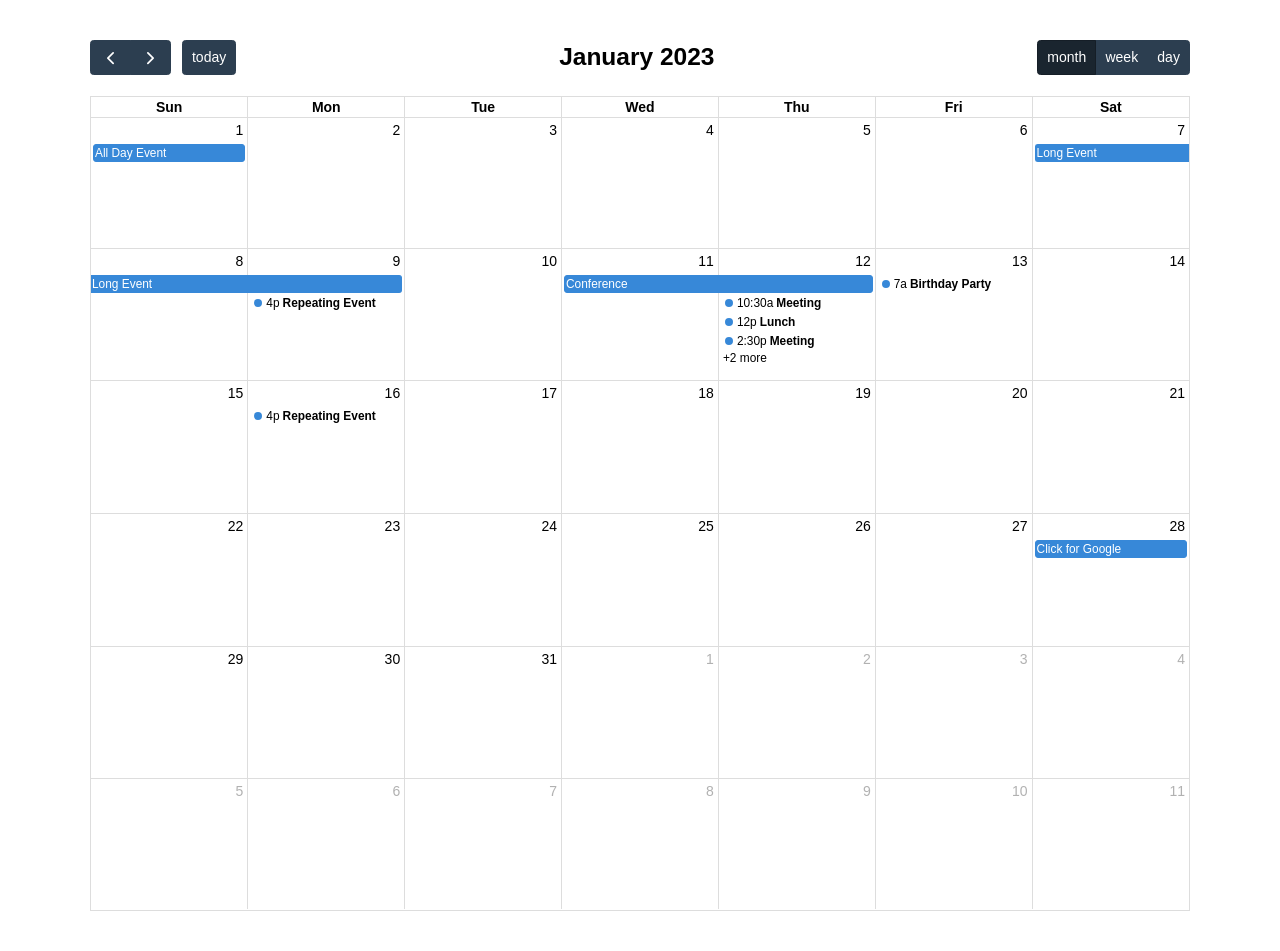
<file: BadDragon/Toolbox/public/fullcalendar/examples/selectable.html>
<!DOCTYPE html>
<html>
<head>
<meta charset='utf-8' />
<script src='../dist/index.global.js'></script>
<script>

  document.addEventListener('DOMContentLoaded', function() {
    var calendarEl = document.getElementById('calendar');

    var calendar = new FullCalendar.Calendar(calendarEl, {
      headerToolbar: {
        left: 'prev,next today',
        center: 'title',
        right: 'dayGridMonth,timeGridWeek,timeGridDay'
      },
      initialDate: '2023-01-12',
      navLinks: true, // can click day/week names to navigate views
      selectable: true,
      selectMirror: true,
      select: function(arg) {
        var title = prompt('Event Title:');
        if (title) {
          calendar.addEvent({
            title: title,
            start: arg.start,
            end: arg.end,
            allDay: arg.allDay
          })
        }
        calendar.unselect()
      },
      eventClick: function(arg) {
        if (confirm('Are you sure you want to delete this event?')) {
          arg.event.remove()
        }
      },
      editable: true,
      dayMaxEvents: true, // allow "more" link when too many events
      events: [
        {
          title: 'All Day Event',
          start: '2023-01-01'
        },
        {
          title: 'Long Event',
          start: '2023-01-07',
          end: '2023-01-10'
        },
        {
          groupId: 999,
          title: 'Repeating Event',
          start: '2023-01-09T16:00:00'
        },
        {
          groupId: 999,
          title: 'Repeating Event',
          start: '2023-01-16T16:00:00'
        },
        {
          title: 'Conference',
          start: '2023-01-11',
          end: '2023-01-13'
        },
        {
          title: 'Meeting',
          start: '2023-01-12T10:30:00',
          end: '2023-01-12T12:30:00'
        },
        {
          title: 'Lunch',
          start: '2023-01-12T12:00:00'
        },
        {
          title: 'Meeting',
          start: '2023-01-12T14:30:00'
        },
        {
          title: 'Happy Hour',
          start: '2023-01-12T17:30:00'
        },
        {
          title: 'Dinner',
          start: '2023-01-12T20:00:00'
        },
        {
          title: 'Birthday Party',
          start: '2023-01-13T07:00:00'
        },
        {
          title: 'Click for Google',
          url: 'http://google.com/',
          start: '2023-01-28'
        }
      ]
    });

    calendar.render();
  });

</script>
<style>

  body {
    margin: 40px 10px;
    padding: 0;
    font-family: Arial, Helvetica Neue, Helvetica, sans-serif;
    font-size: 14px;
  }

  #calendar {
    max-width: 1100px;
    margin: 0 auto;
  }

</style>
</head>
<body>

  <div id='calendar'></div>

</body>
</html>
</file>
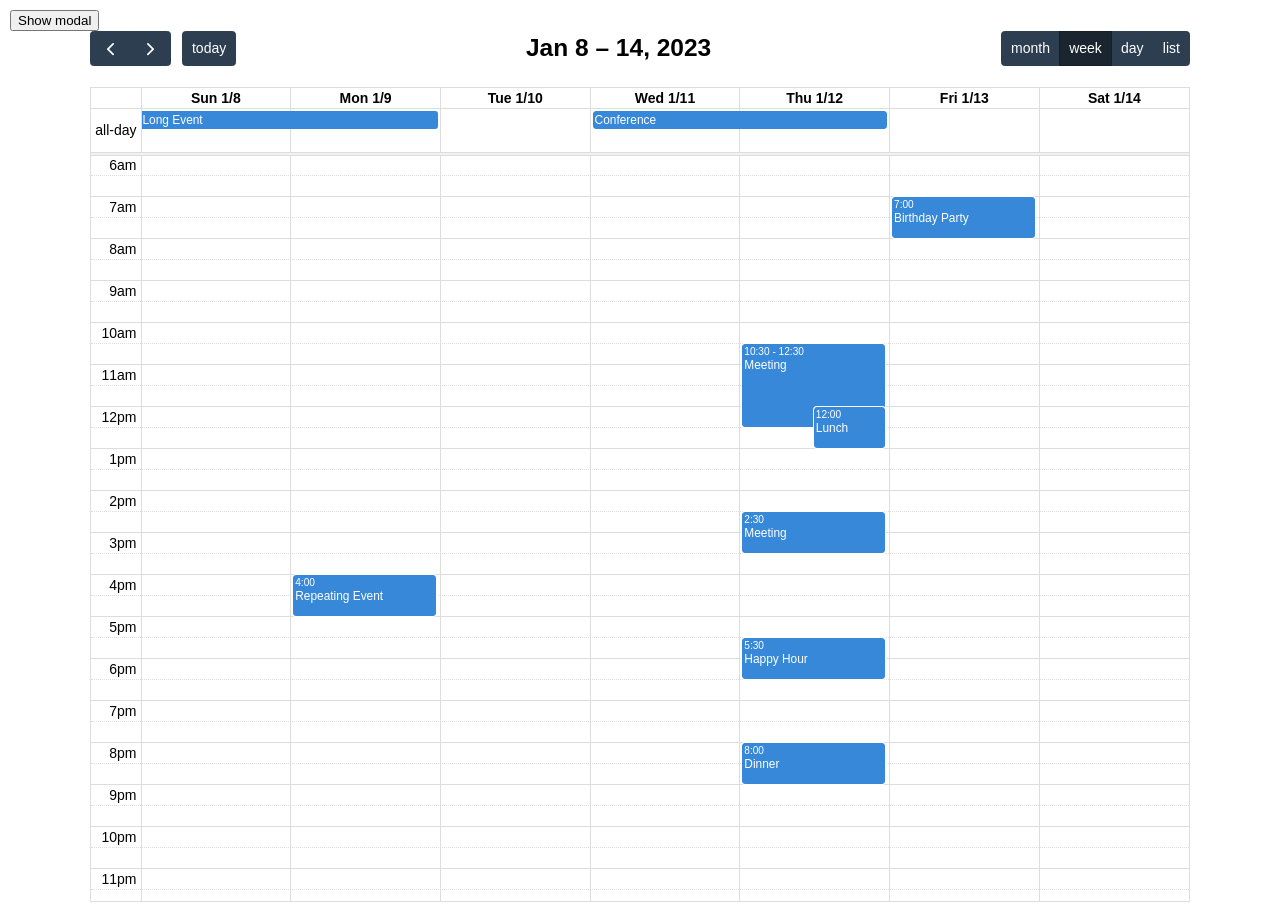
<file: BadDragon/Toolbox/public/fullcalendar/examples/timegrid-views-modal.html>
<!DOCTYPE html>
<html>
<head>
<meta charset='utf-8' />
<script src='../dist/index.global.js'></script>
<script>

  /*
  From https://github.com/fullcalendar/fullcalendar/issues/5026
  */

  document.addEventListener('DOMContentLoaded', function() {
    var calendarOptions = {
      initialDate: '2023-01-12',
      initialView: 'timeGridWeek',
      nowIndicator: true,
      headerToolbar: {
        left: 'prev,next today',
        center: 'title',
        right: 'dayGridMonth,timeGridWeek,timeGridDay,listWeek'
      },
      navLinks: true, // can click day/week names to navigate views
      editable: true,
      selectable: true,
      selectMirror: true,
      dayMaxEvents: true, // allow "more" link when too many events
      events: [
        {
          title: 'All Day Event',
          start: '2023-01-01',
        },
        {
          title: 'Long Event',
          start: '2023-01-07',
          end: '2023-01-10'
        },
        {
          groupId: 999,
          title: 'Repeating Event',
          start: '2023-01-09T16:00:00'
        },
        {
          groupId: 999,
          title: 'Repeating Event',
          start: '2023-01-16T16:00:00'
        },
        {
          title: 'Conference',
          start: '2023-01-11',
          end: '2023-01-13'
        },
        {
          title: 'Meeting',
          start: '2023-01-12T10:30:00',
          end: '2023-01-12T12:30:00'
        },
        {
          title: 'Lunch',
          start: '2023-01-12T12:00:00'
        },
        {
          title: 'Meeting',
          start: '2023-01-12T14:30:00'
        },
        {
          title: 'Happy Hour',
          start: '2023-01-12T17:30:00'
        },
        {
          title: 'Dinner',
          start: '2023-01-12T20:00:00'
        },
        {
          title: 'Birthday Party',
          start: '2023-01-13T07:00:00'
        },
        {
          title: 'Click for Google',
          url: 'http://google.com/',
          start: '2023-01-28'
        }
      ]
    };

    var calendar = new FullCalendar.Calendar(document.getElementById('calendar'), calendarOptions);
    calendar.render();

    var calendar2 = new FullCalendar.Calendar(document.getElementById('calendar2'), calendarOptions);
    calendar2.render();

    /*
    Modal
    */

    var modal = document.querySelector('.modal');
    var modalTrigger = document.querySelector('.modal-trigger');
    var modalOverlay = document.querySelector('.modal-overlay');

    modalTrigger.addEventListener('click', function() {
      modal.classList.add('is-visible');
      calendar2.updateSize();
    });
    modalOverlay.addEventListener('click', function() {
      modal.classList.remove('is-visible');
    });
  });

</script>
<style>

  body {
    margin: 10px;
    padding: 0;
    font-family: Arial, Helvetica Neue, Helvetica, sans-serif;
    font-size: 14px;
  }

  #calendar {
    max-width: 1100px;
    margin: 0 auto;
  }

  .modal {
    display: none;
    position: absolute;
    z-index: 10000;
    top: 0;
    left: 0;
    width: 100%;
    height: 100%;
  }

  .modal.is-visible {
    display: block;
  }

  .modal-overlay {
    position: fixed;
    z-index: 10;
    top: 0;
    left: 0;
    width: 100%;
    height: 100%;
    background: hsla(0, 0%, 0%, 0.5);
  }

  .modal-wrapper {
    position: absolute;
    z-index: 9999;
    top: 6em;
    left: 50%;
    width: 600px;
    margin-left: -16em;
    background-color: #fff;
    box-shadow: 0 0 1.5em hsla(0, 0%, 0%, 0.35);
  }

  .modal-content {
    padding: 1em;
  }

</style>
</head>
<body>

  <button class='modal-trigger'>Show modal</button>

  <div id='calendar'></div>

  <div class='modal'>
    <div class='modal-overlay'></div>
    <div class='modal-wrapper'>
      <div class='modal-content'>
        <div id='calendar2'></div>
      </div>
    </div>
  </div>

</body>
</html>
</file>
